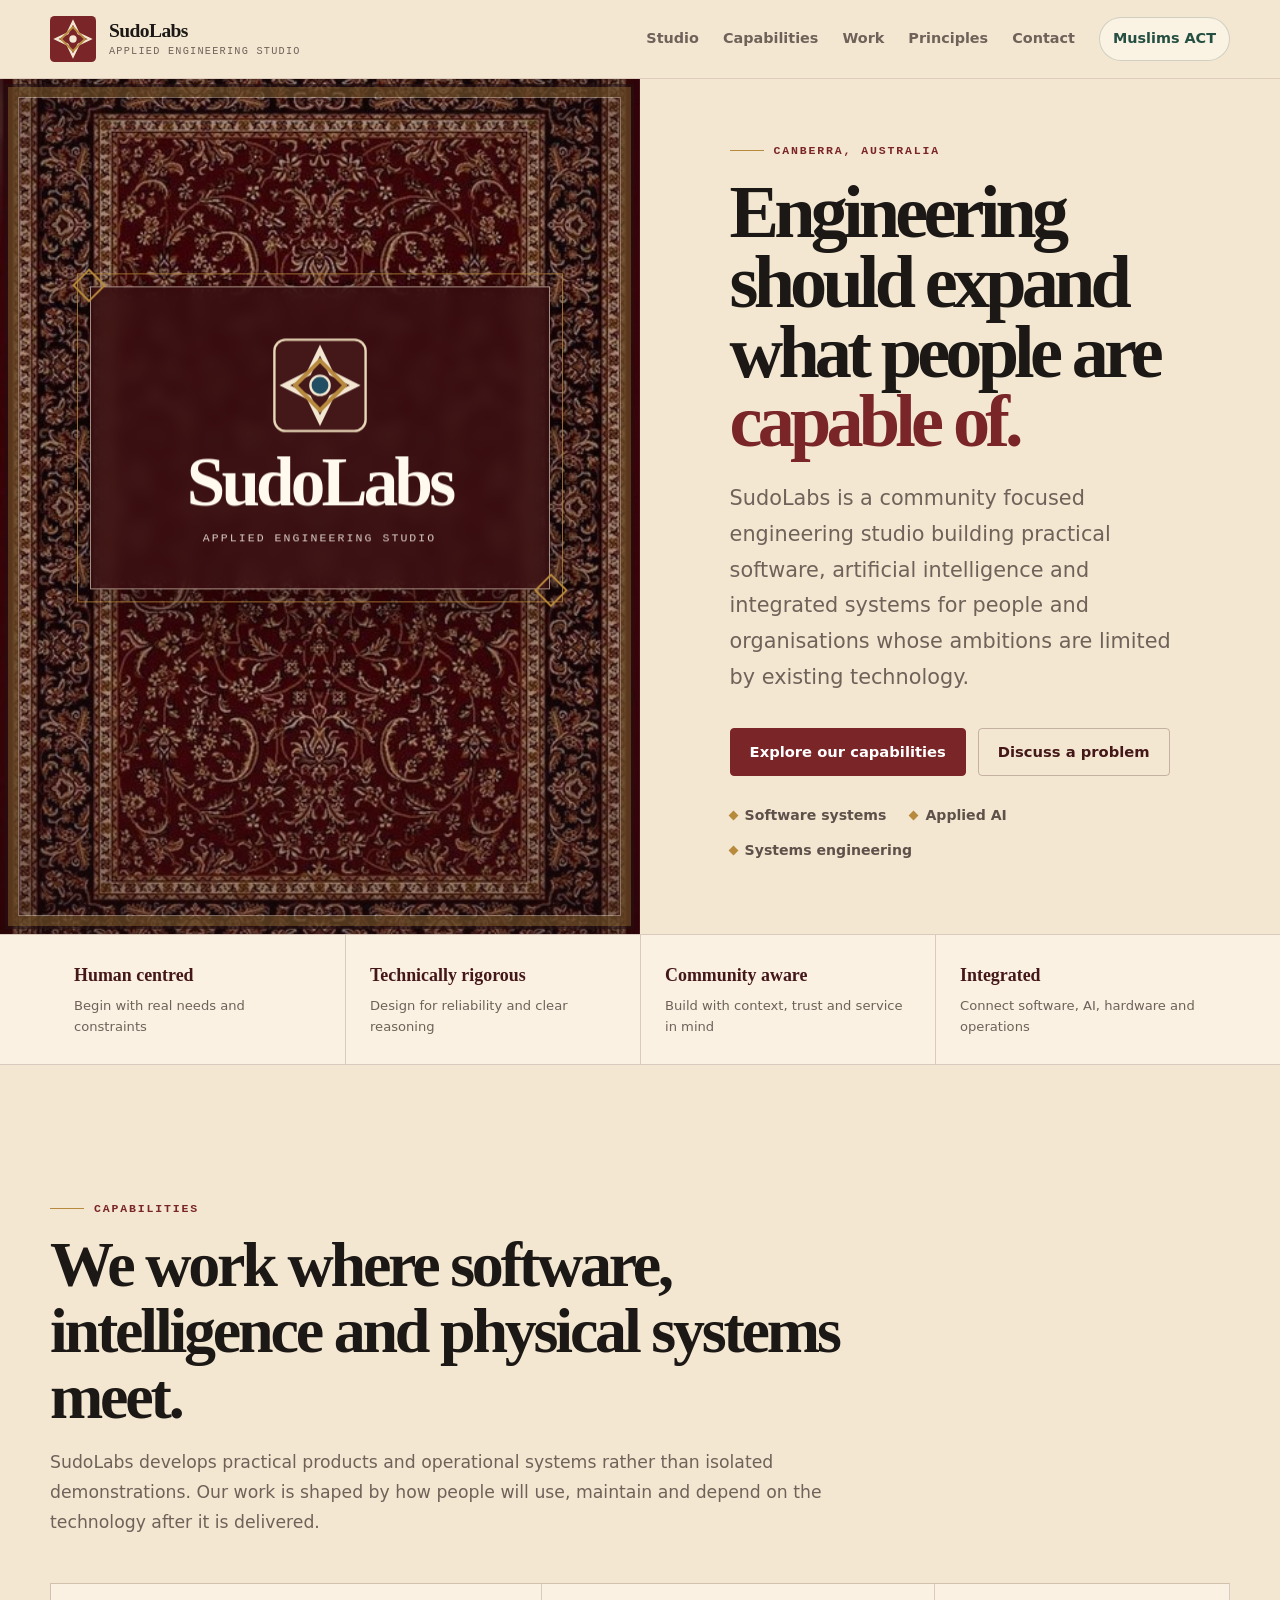
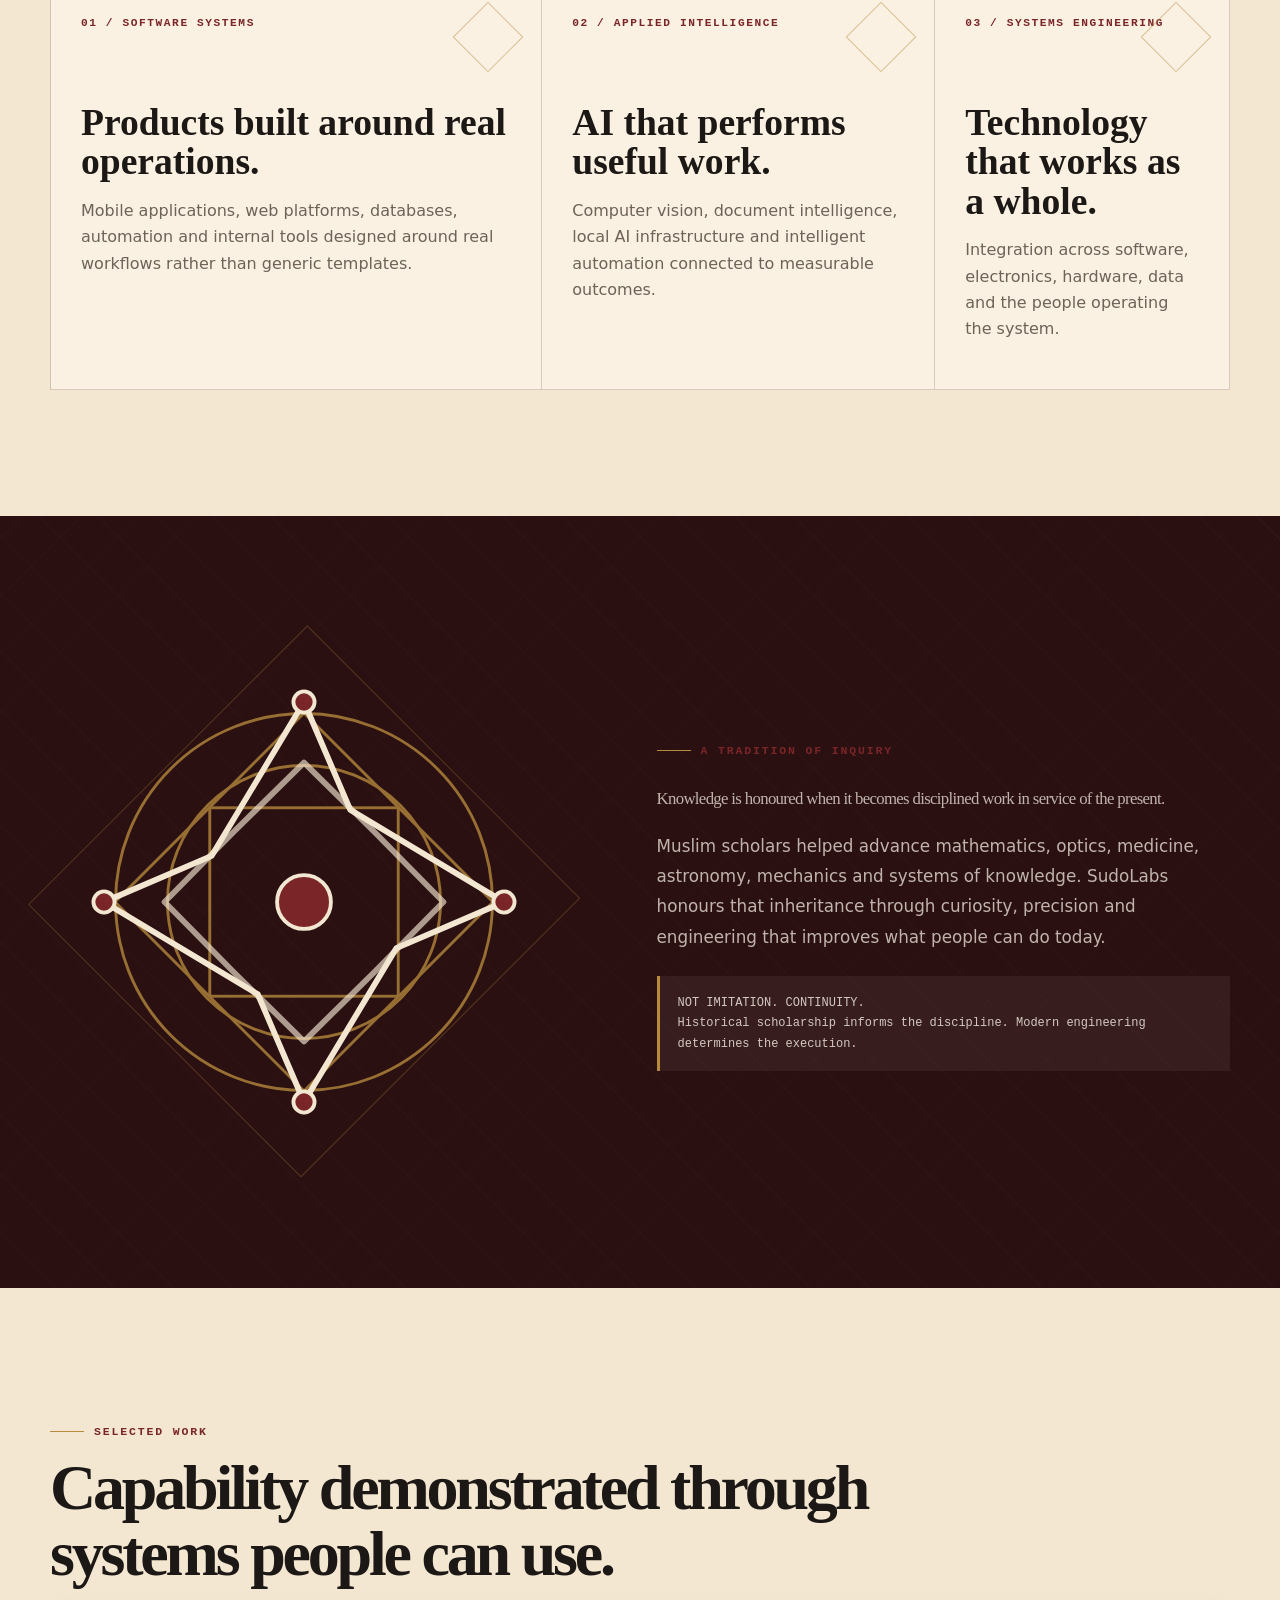
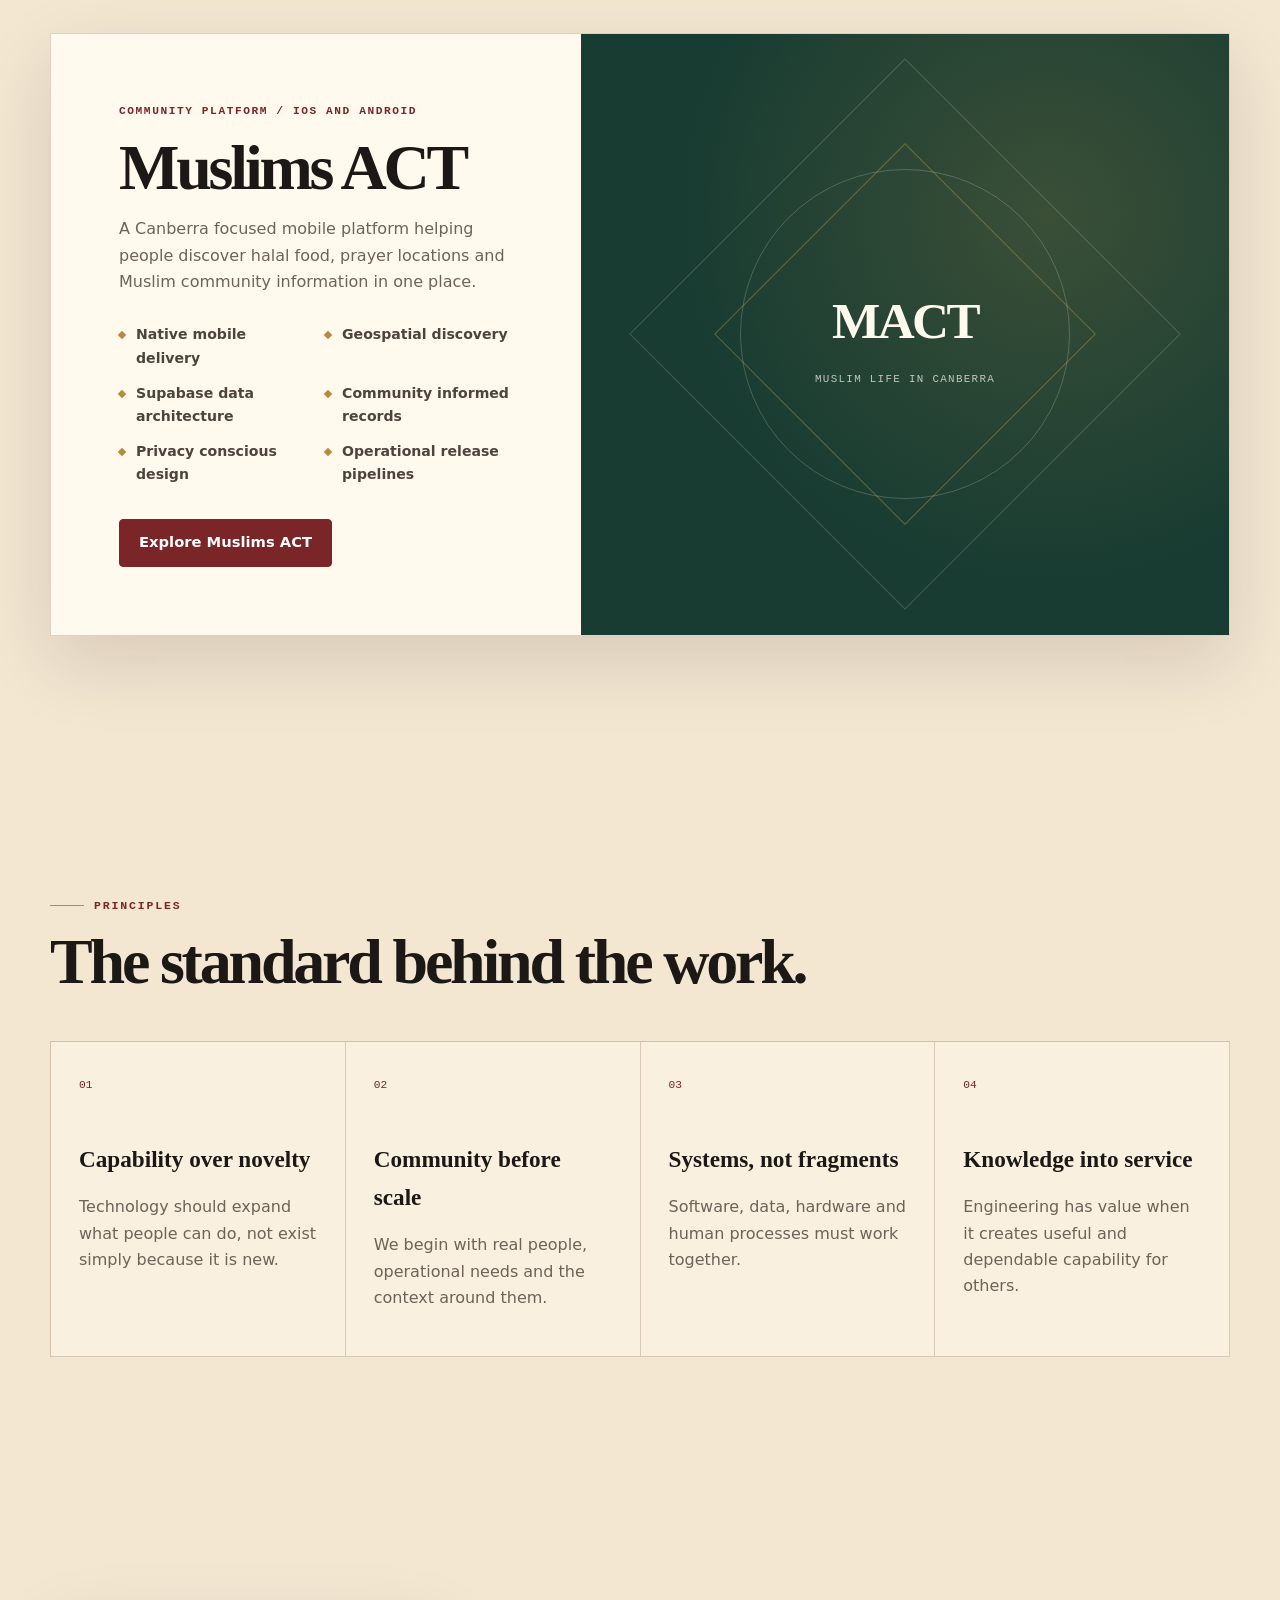
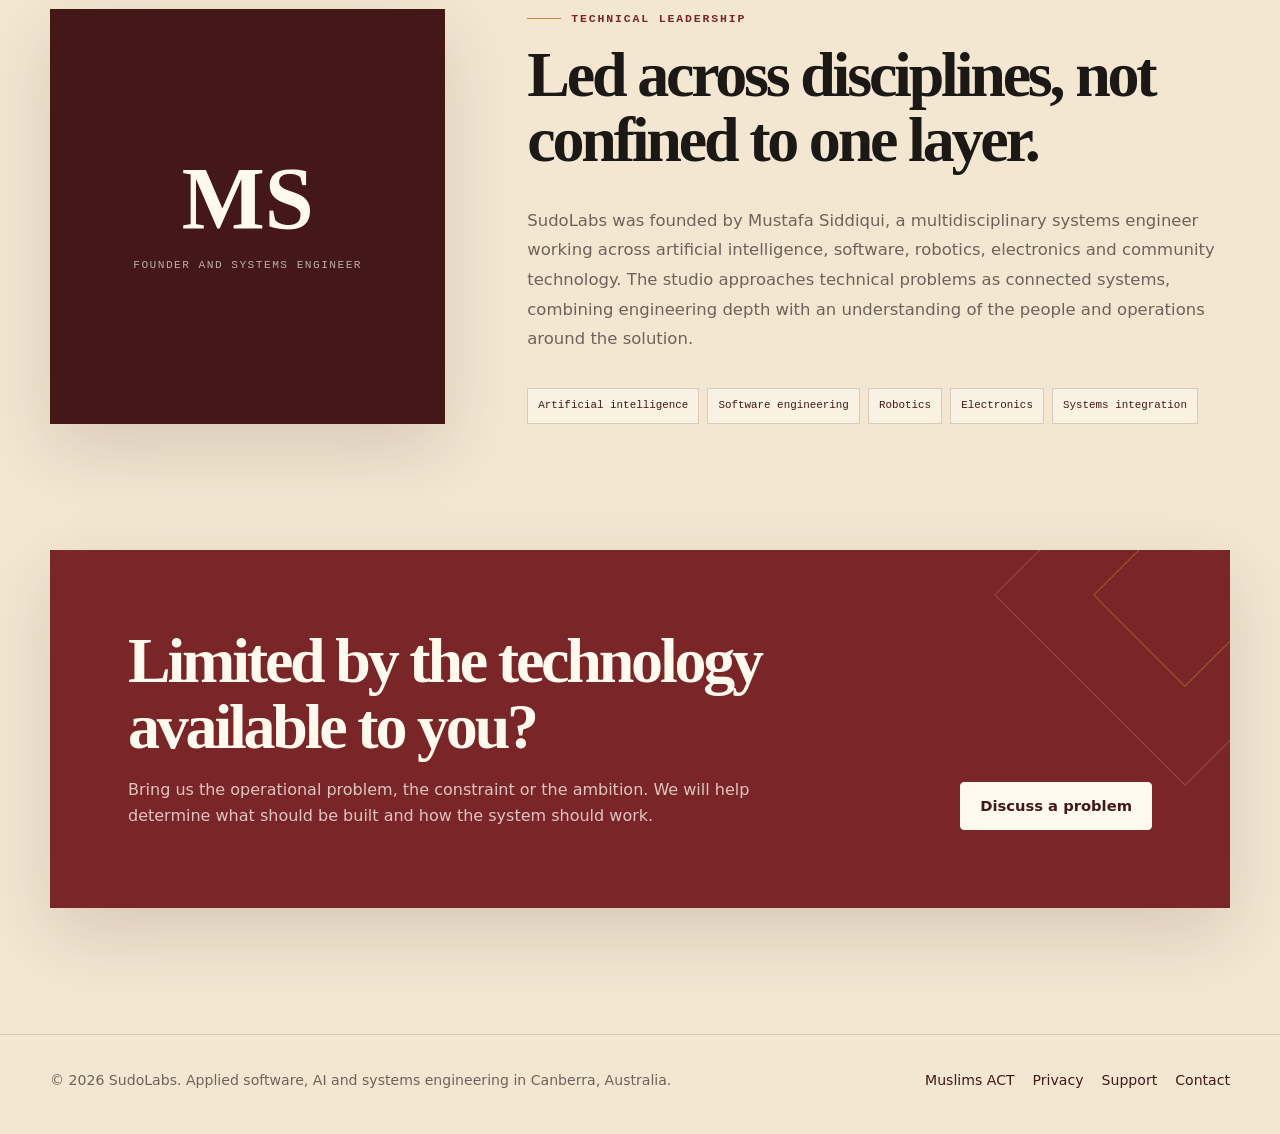
<file: index.html>
<!doctype html>
<html lang="en-AU">
<head>
  <meta charset="utf-8">
  <meta name="viewport" content="width=device-width, initial-scale=1">
  <meta name="theme-color" content="#441719">
  <title>SudoLabs | Community focused engineering studio</title>
  <meta name="description" content="SudoLabs is a Canberra engineering studio building practical software, AI and systems that expand what people and communities are capable of.">
  <link rel="stylesheet" href="/sudolabs.css">
  <link rel="stylesheet" href="/sudolabs-hero-v2.css">
</head>
<body class="studio-page">
  <header class="studio-header">
    <div class="studio-shell studio-nav">
      <a class="studio-brand" href="/" aria-label="SudoLabs home">
        <svg class="studio-mark" viewBox="0 0 100 100" role="img" aria-label="SudoLabs geometric mark">
          <rect width="100" height="100" rx="10" fill="#7a2528"/>
          <path d="M50 13 62 38 87 50 62 62 50 87 38 62 13 50 38 38Z" fill="none" stroke="#f3e7d2" stroke-width="5"/>
          <path d="M50 24 76 50 50 76 24 50Z" fill="none" stroke="#b78a3d" stroke-width="4"/>
          <circle cx="50" cy="50" r="8" fill="#f3e7d2"/>
        </svg>
        <span class="studio-brand-copy">
          <strong>SudoLabs</strong>
          <small>Applied engineering studio</small>
        </span>
      </a>

      <nav class="studio-links" aria-label="Main navigation">
        <a href="#studio">Studio</a>
        <a href="#capabilities">Capabilities</a>
        <a href="#work">Work</a>
        <a href="#principles">Principles</a>
        <a href="#contact">Contact</a>
        <a class="mact-link" href="/mact/">Muslims ACT</a>
      </nav>
    </div>
  </header>

  <main>
    <section class="studio-hero" id="studio">
      <div class="studio-hero-grid">
        <div class="carpet-side" aria-label="SudoLabs geometric carpet identity">
          <svg class="carpet-pattern" viewBox="0 0 900 900" preserveAspectRatio="xMidYMid slice" aria-hidden="true">
            <defs>
              <pattern id="smallRosette" width="120" height="120" patternUnits="userSpaceOnUse">
                <g fill="none" stroke="#e8d7b8" stroke-width="2.2" opacity="0.34">
                  <circle cx="60" cy="60" r="31"/>
                  <rect x="38" y="38" width="44" height="44" transform="rotate(45 60 60)"/>
                  <path d="M60 20 69 51 100 60 69 69 60 100 51 69 20 60 51 51Z"/>
                </g>
                <circle cx="60" cy="60" r="4" fill="#b78a3d" opacity="0.6"/>
              </pattern>
              <radialGradient id="carpetGlow" cx="50%" cy="45%" r="62%">
                <stop offset="0" stop-color="#9a3538"/>
                <stop offset="0.62" stop-color="#6d2023"/>
                <stop offset="1" stop-color="#3a1113"/>
              </radialGradient>
            </defs>

            <rect width="900" height="900" fill="url(#carpetGlow)"/>
            <rect width="900" height="900" fill="url(#smallRosette)" opacity="0.72"/>

            <g fill="none" stroke-linejoin="round">
              <rect x="28" y="28" width="844" height="844" stroke="#e8d7b8" stroke-width="3" opacity="0.72"/>
              <rect x="52" y="52" width="796" height="796" stroke="#b78a3d" stroke-width="6" opacity="0.88"/>
              <rect x="82" y="82" width="736" height="736" stroke="#e8d7b8" stroke-width="2" opacity="0.5"/>
              <rect x="109" y="109" width="682" height="682" stroke="#214e63" stroke-width="10" opacity="0.72"/>
              <rect x="126" y="126" width="648" height="648" stroke="#e8d7b8" stroke-width="3" opacity="0.58"/>
            </g>

            <g transform="translate(450 450)">
              <g fill="none" stroke="#e8d7b8" stroke-width="8" opacity="0.95">
                <path d="M0 -250 64 -155 177 -177 155 -64 250 0 155 64 177 177 64 155 0 250 -64 155 -177 177 -155 64 -250 0 -155 -64 -177 -177 -64 -155Z"/>
                <path d="M0 -182 47 -112 128 -128 112 -47 182 0 112 47 128 128 47 112 0 182 -47 112 -128 128 -112 47 -182 0 -112 -47 -128 -128 -47 -112Z" opacity="0.7"/>
              </g>
              <g fill="none" stroke="#b78a3d" stroke-width="6">
                <rect x="-162" y="-162" width="324" height="324" transform="rotate(45)"/>
                <circle r="128" opacity="0.85"/>
              </g>
              <circle r="74" fill="#441719" stroke="#e8d7b8" stroke-width="5"/>
              <path d="M0 -54 15 -15 54 0 15 15 0 54 -15 15 -54 0 -15 -15Z" fill="#b78a3d"/>
              <circle r="14" fill="#214e63" stroke="#e8d7b8" stroke-width="3"/>
            </g>

            <g fill="#b78a3d" opacity="0.88">
              <path d="M105 105 132 158 185 185 132 212 105 265 78 212 25 185 78 158Z"/>
              <path d="M795 105 822 158 875 185 822 212 795 265 768 212 715 185 768 158Z"/>
              <path d="M105 635 132 688 185 715 132 742 105 795 78 742 25 715 78 688Z"/>
              <path d="M795 635 822 688 875 715 822 742 795 795 768 742 715 715 768 688Z"/>
            </g>
          </svg>

          <div class="carpet-overlay" aria-hidden="true"></div>

          <div class="hero-brand-lockup">
            <svg class="hero-brand-mark" viewBox="0 0 120 120" role="img" aria-label="SudoLabs logo">
              <rect x="3" y="3" width="114" height="114" rx="14" fill="#441719" stroke="#e8d7b8" stroke-width="3"/>
              <path d="M60 16 74 45 104 60 74 75 60 104 46 75 16 60 46 45Z" fill="none" stroke="#f3e7d2" stroke-width="6"/>
              <path d="M60 29 91 60 60 91 29 60Z" fill="none" stroke="#b78a3d" stroke-width="5"/>
              <circle cx="60" cy="60" r="12" fill="#214e63" stroke="#f3e7d2" stroke-width="3"/>
            </svg>
            <h2>SudoLabs</h2>
            <p>Applied engineering studio</p>
          </div>
        </div>

        <div class="hero-copy-side">
          <div class="hero-copy-inner">
            <div class="studio-kicker">Canberra, Australia</div>
            <h1>Engineering should expand what people are <em>capable of.</em></h1>
            <p class="studio-lead">
              SudoLabs is a community focused engineering studio building practical software,
              artificial intelligence and integrated systems for people and organisations whose
              ambitions are limited by existing technology.
            </p>

            <div class="studio-actions">
              <a class="studio-button" href="#capabilities">Explore our capabilities</a>
              <a class="studio-button secondary" href="mailto:sudolabs@outlook.com.au?subject=SudoLabs%20project%20enquiry">Discuss a problem</a>
            </div>

            <div class="studio-proof" aria-label="SudoLabs areas of practice">
              <span>Software systems</span>
              <span>Applied AI</span>
              <span>Systems engineering</span>
            </div>
          </div>
        </div>
      </div>
    </section>

    <section class="studio-band" aria-label="SudoLabs commitments">
      <div class="studio-shell studio-band-grid">
        <div class="studio-band-item"><strong>Human centred</strong><span>Begin with real needs and constraints</span></div>
        <div class="studio-band-item"><strong>Technically rigorous</strong><span>Design for reliability and clear reasoning</span></div>
        <div class="studio-band-item"><strong>Community aware</strong><span>Build with context, trust and service in mind</span></div>
        <div class="studio-band-item"><strong>Integrated</strong><span>Connect software, AI, hardware and operations</span></div>
      </div>
    </section>

    <section class="studio-section" id="capabilities">
      <div class="studio-shell">
        <div class="studio-section-head">
          <div class="studio-kicker">Capabilities</div>
          <h2 class="studio-section-title">We work where software, intelligence and physical systems meet.</h2>
          <p class="studio-section-copy">
            SudoLabs develops practical products and operational systems rather than isolated demonstrations.
            Our work is shaped by how people will use, maintain and depend on the technology after it is delivered.
          </p>
        </div>

        <div class="capability-grid">
          <article class="capability-card">
            <div class="capability-code">01 / Software systems</div>
            <h3>Products built around real operations.</h3>
            <p>Mobile applications, web platforms, databases, automation and internal tools designed around real workflows rather than generic templates.</p>
          </article>

          <article class="capability-card">
            <div class="capability-code">02 / Applied intelligence</div>
            <h3>AI that performs useful work.</h3>
            <p>Computer vision, document intelligence, local AI infrastructure and intelligent automation connected to measurable outcomes.</p>
          </article>

          <article class="capability-card">
            <div class="capability-code">03 / Systems engineering</div>
            <h3>Technology that works as a whole.</h3>
            <p>Integration across software, electronics, hardware, data and the people operating the system.</p>
          </article>
        </div>
      </div>
    </section>

    <section class="studio-section dark">
      <div class="studio-shell heritage-grid">
        <div class="heritage-art" aria-label="Geometric construction inspired by mathematical scholarship">
          <svg viewBox="0 0 520 520" aria-hidden="true">
            <g fill="none" stroke="#b78a3d" stroke-width="3" opacity="0.78">
              <circle cx="260" cy="260" r="196"/>
              <circle cx="260" cy="260" r="142"/>
              <rect x="121" y="121" width="278" height="278" transform="rotate(45 260 260)"/>
              <rect x="162" y="162" width="196" height="196"/>
            </g>
            <g fill="none" stroke="#f3e7d2" stroke-width="6" stroke-linejoin="round">
              <path d="M260 52 308 164 468 260 356 308 260 468 212 356 52 260 164 212Z"/>
              <path d="M260 115 333 187 405 260 333 333 260 405 187 333 115 260 187 187Z" opacity="0.65"/>
            </g>
            <g fill="#7a2528" stroke="#f3e7d2" stroke-width="4">
              <circle cx="260" cy="260" r="28"/>
              <circle cx="260" cy="52" r="11"/>
              <circle cx="468" cy="260" r="11"/>
              <circle cx="260" cy="468" r="11"/>
              <circle cx="52" cy="260" r="11"/>
            </g>
          </svg>
        </div>

        <div class="heritage-copy">
          <div class="studio-kicker">A tradition of inquiry</div>
          <blockquote>
            <p class="studio-quote">Knowledge is honoured when it becomes disciplined work in service of the present.</p>
          </blockquote>
          <p>
            Muslim scholars helped advance mathematics, optics, medicine, astronomy, mechanics and systems of knowledge.
            SudoLabs honours that inheritance through curiosity, precision and engineering that improves what people can do today.
          </p>
          <div class="heritage-note">NOT IMITATION. CONTINUITY.<br>Historical scholarship informs the discipline. Modern engineering determines the execution.</div>
        </div>
      </div>
    </section>

    <section class="studio-section" id="work">
      <div class="studio-shell">
        <div class="studio-section-head">
          <div class="studio-kicker">Selected work</div>
          <h2 class="studio-section-title">Capability demonstrated through systems people can use.</h2>
        </div>

        <article class="case-study">
          <div class="case-study-copy">
            <div class="case-study-tag">Community platform / iOS and Android</div>
            <h3>Muslims ACT</h3>
            <p>
              A Canberra focused mobile platform helping people discover halal food, prayer locations and Muslim community information in one place.
            </p>
            <ul class="case-study-list">
              <li>Native mobile delivery</li>
              <li>Geospatial discovery</li>
              <li>Supabase data architecture</li>
              <li>Community informed records</li>
              <li>Privacy conscious design</li>
              <li>Operational release pipelines</li>
            </ul>
            <div class="studio-actions">
              <a class="studio-button" href="/mact/">Explore Muslims ACT</a>
            </div>
          </div>

          <div class="case-study-visual">
            <div class="mact-medallion">
              <div>
                <strong>MACT</strong>
                <span>Muslim life in Canberra</span>
              </div>
            </div>
          </div>
        </article>
      </div>
    </section>

    <section class="studio-section" id="principles">
      <div class="studio-shell">
        <div class="studio-section-head">
          <div class="studio-kicker">Principles</div>
          <h2 class="studio-section-title">The standard behind the work.</h2>
        </div>

        <div class="principles-grid">
          <article class="principle-card">
            <span>01</span>
            <h3>Capability over novelty</h3>
            <p>Technology should expand what people can do, not exist simply because it is new.</p>
          </article>
          <article class="principle-card">
            <span>02</span>
            <h3>Community before scale</h3>
            <p>We begin with real people, operational needs and the context around them.</p>
          </article>
          <article class="principle-card">
            <span>03</span>
            <h3>Systems, not fragments</h3>
            <p>Software, data, hardware and human processes must work together.</p>
          </article>
          <article class="principle-card">
            <span>04</span>
            <h3>Knowledge into service</h3>
            <p>Engineering has value when it creates useful and dependable capability for others.</p>
          </article>
        </div>
      </div>
    </section>

    <section class="studio-section">
      <div class="studio-shell founder-grid">
        <div class="founder-badge">
          <div>
            <strong>MS</strong>
            <span>Founder and systems engineer</span>
          </div>
        </div>

        <div class="founder-copy">
          <div class="studio-kicker">Technical leadership</div>
          <h2>Led across disciplines, not confined to one layer.</h2>
          <p>
            SudoLabs was founded by Mustafa Siddiqui, a multidisciplinary systems engineer working across artificial intelligence,
            software, robotics, electronics and community technology. The studio approaches technical problems as connected systems,
            combining engineering depth with an understanding of the people and operations around the solution.
          </p>
          <div class="founder-disciplines" aria-label="Founder disciplines">
            <span>Artificial intelligence</span>
            <span>Software engineering</span>
            <span>Robotics</span>
            <span>Electronics</span>
            <span>Systems integration</span>
          </div>
        </div>
      </div>
    </section>

    <section class="studio-cta-wrap" id="contact">
      <div class="studio-shell">
        <div class="studio-cta">
          <div class="studio-cta-content">
            <div>
              <h2>Limited by the technology available to you?</h2>
              <p>Bring us the operational problem, the constraint or the ambition. We will help determine what should be built and how the system should work.</p>
            </div>
            <a class="studio-button" href="mailto:sudolabs@outlook.com.au?subject=SudoLabs%20project%20enquiry">Discuss a problem</a>
          </div>
        </div>
      </div>
    </section>
  </main>

  <footer class="studio-footer">
    <div class="studio-shell studio-footer-row">
      <span>© 2026 SudoLabs. Applied software, AI and systems engineering in Canberra, Australia.</span>
      <span class="studio-footer-links">
        <a href="/mact/">Muslims ACT</a>
        <a href="/mact/privacy/">Privacy</a>
        <a href="/mact/support/">Support</a>
        <a href="mailto:sudolabs@outlook.com.au">Contact</a>
      </span>
    </div>
  </footer>
</body>
</html>
</file>
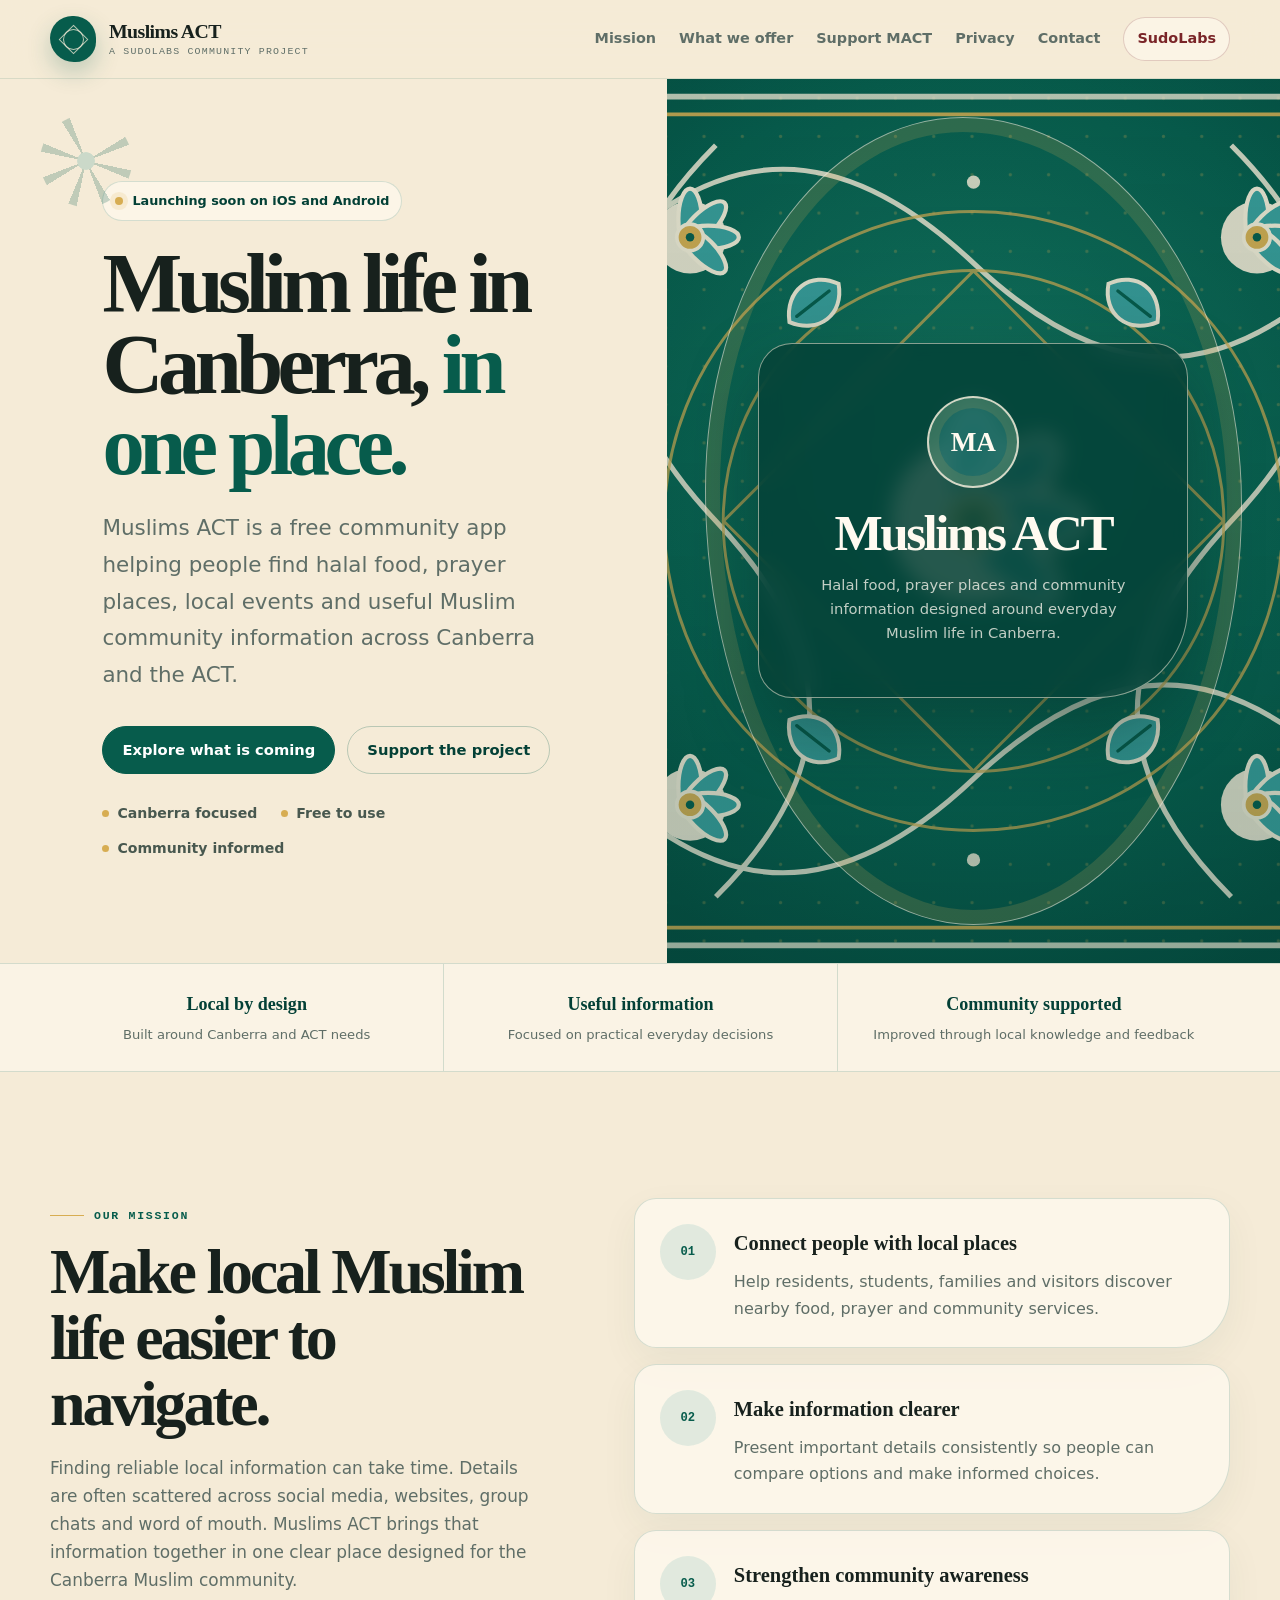
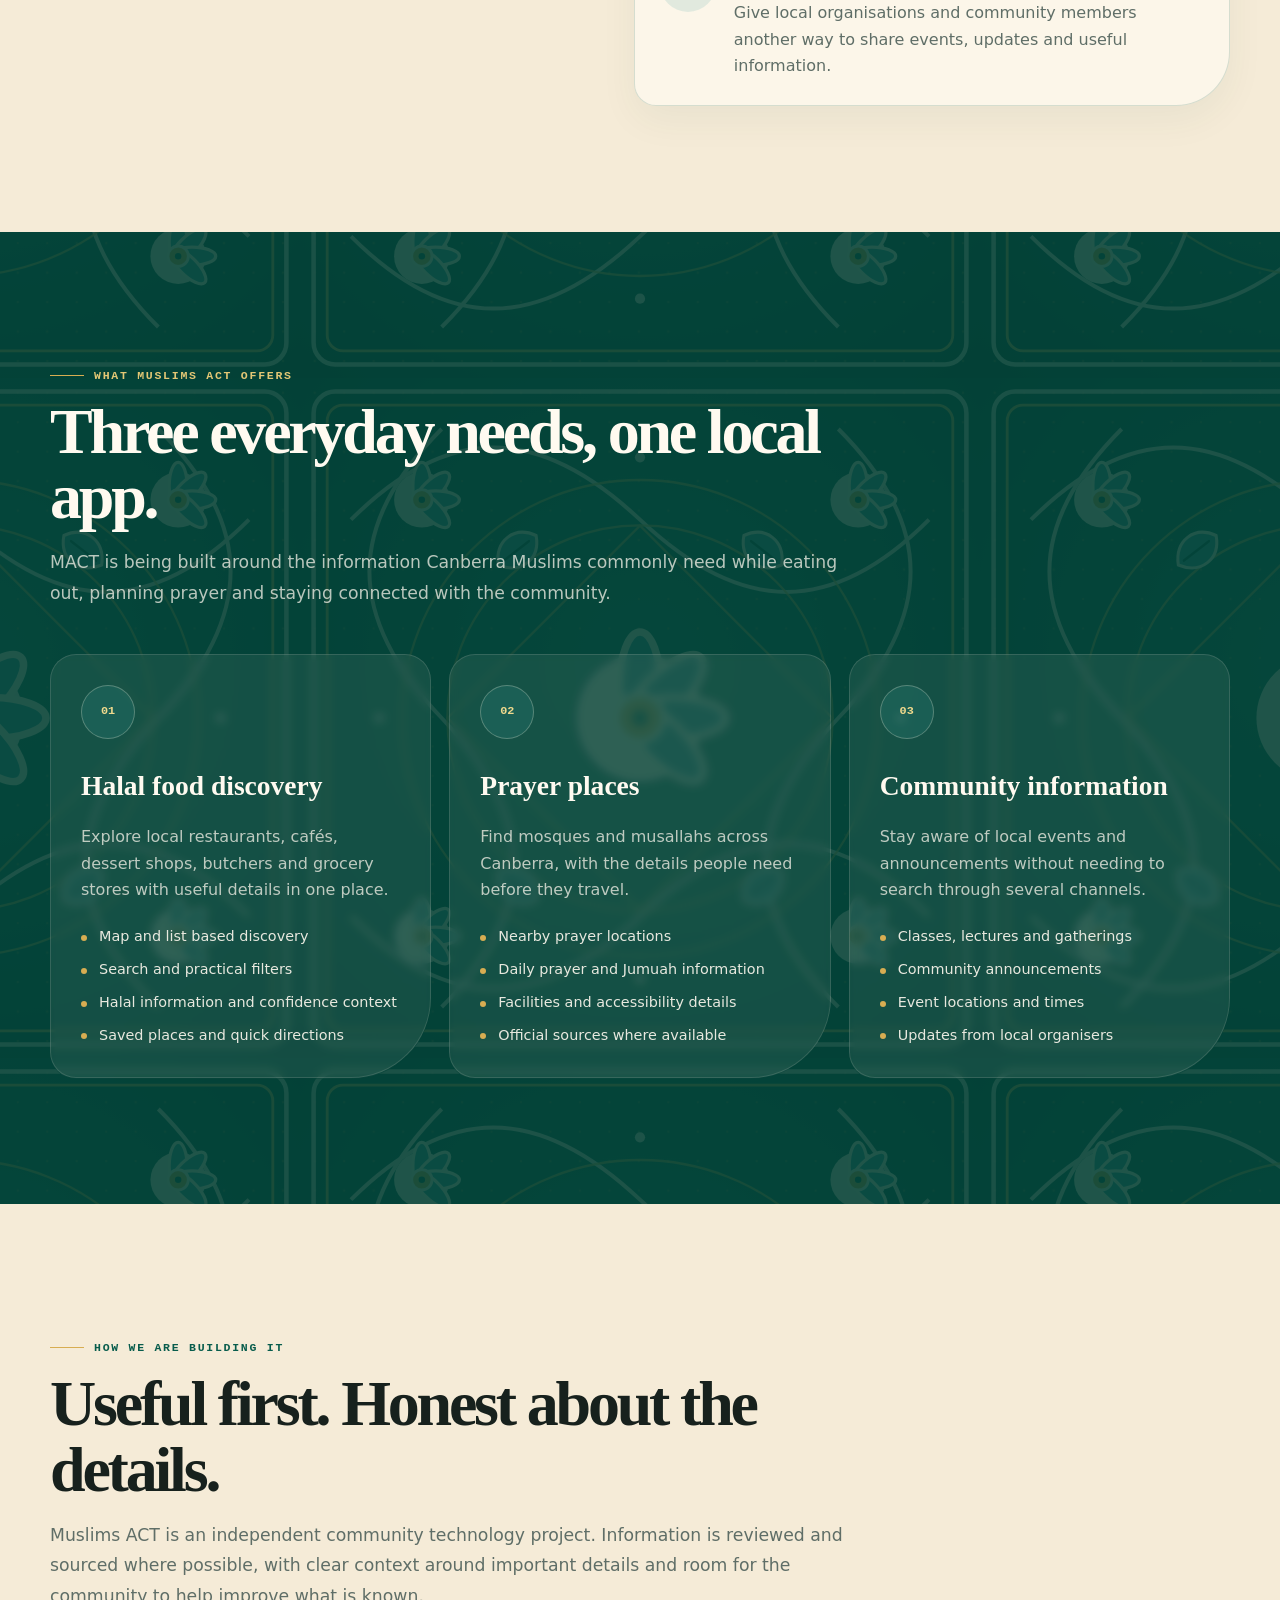
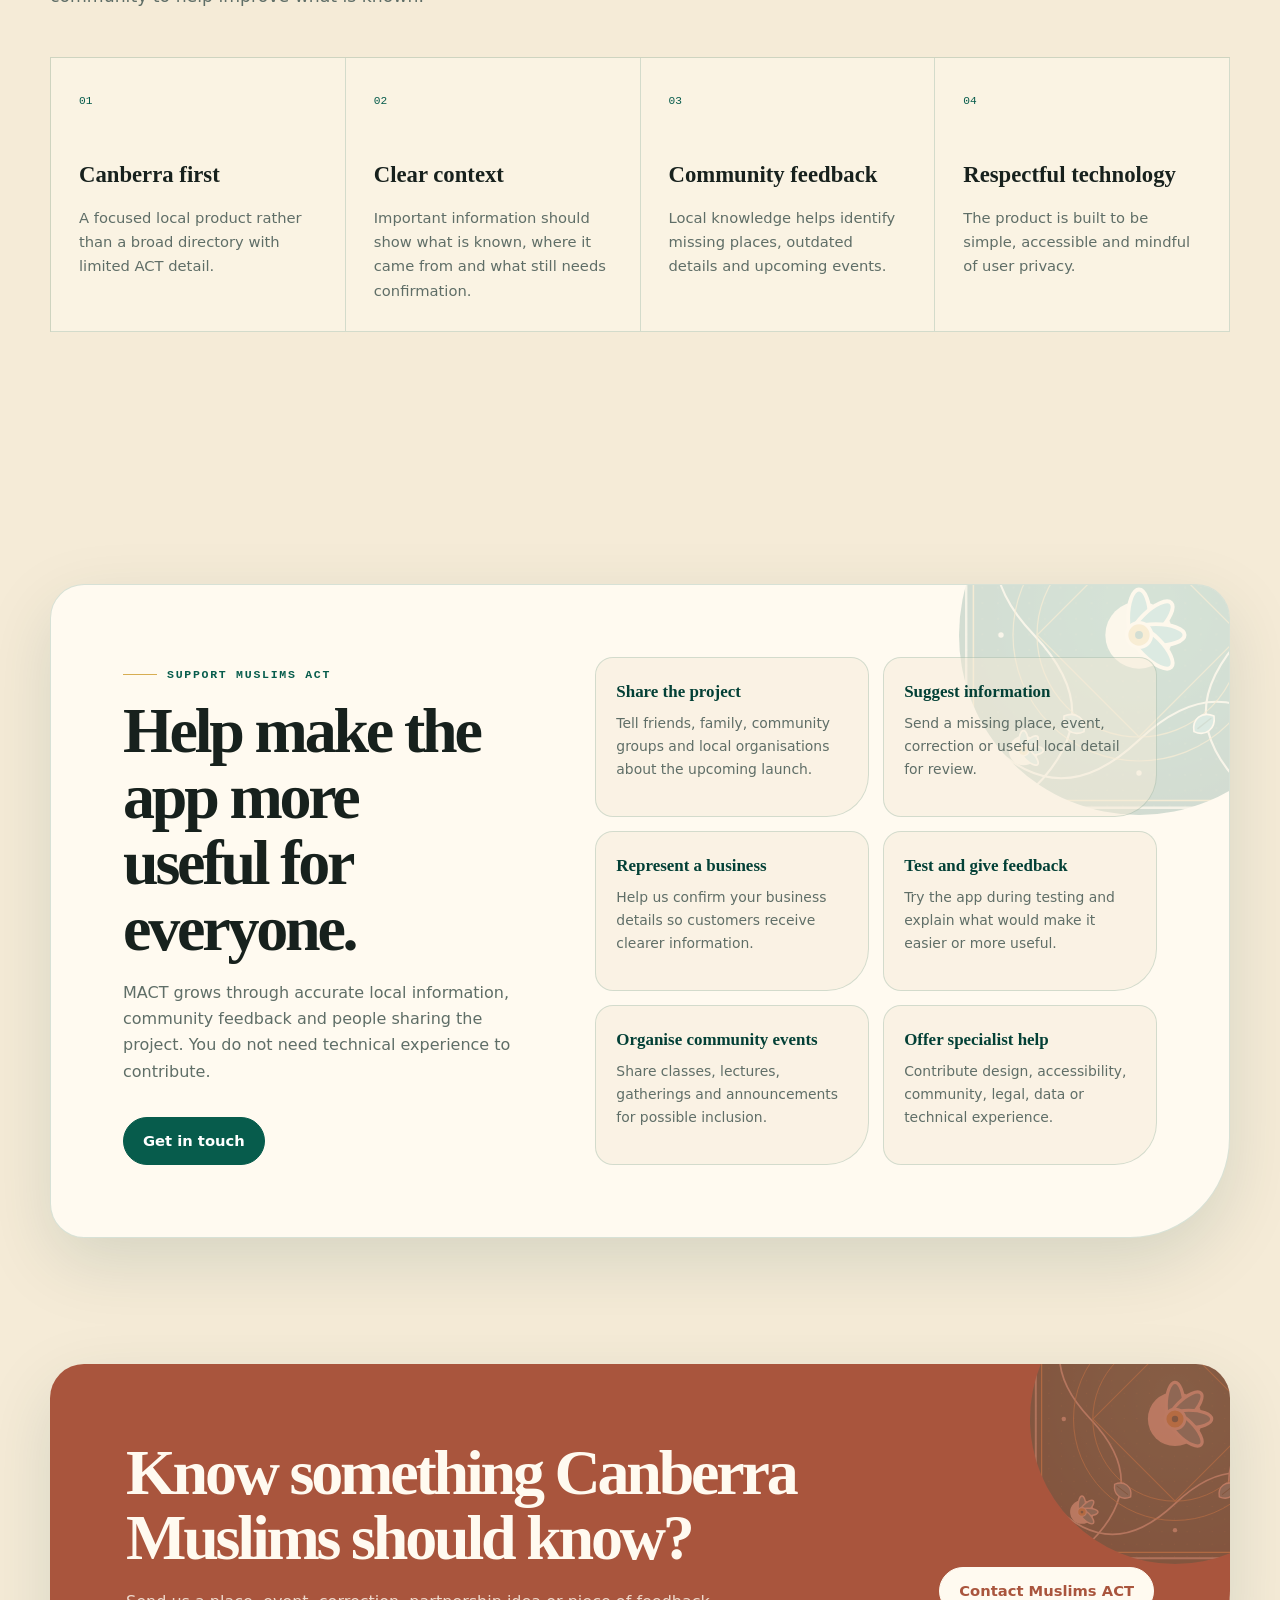
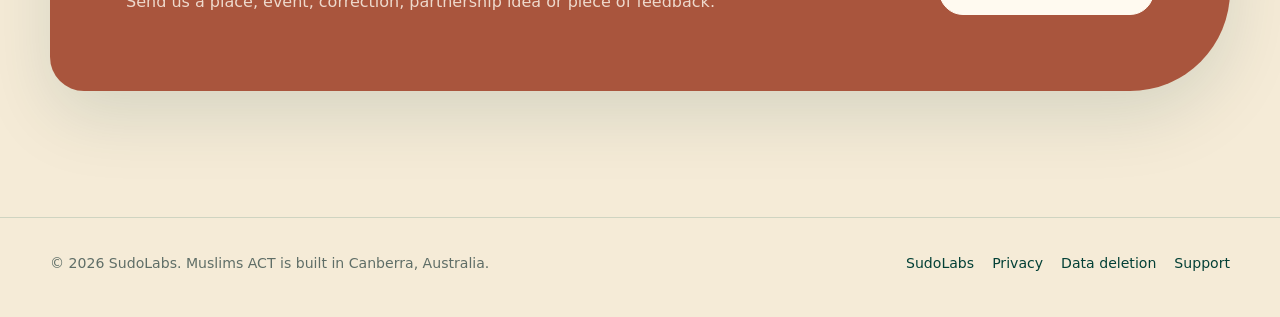
<file: mact/index.html>
<!doctype html>
<html lang="en-AU">
<head>
  <meta charset="utf-8">
  <meta name="viewport" content="width=device-width, initial-scale=1">
  <meta name="theme-color" content="#075c4c">
  <title>Muslims ACT | Muslim life in Canberra, in one place</title>
  <meta name="description" content="Muslims ACT is a free community app helping people discover halal food, prayer places, events and Muslim community information across Canberra and the ACT.">
  <link rel="stylesheet" href="/mact/mact.css">
</head>
<body class="mact-page">
  <header class="mact-header">
    <div class="mact-shell mact-nav">
      <a class="mact-brand" href="/mact/" aria-label="Muslims ACT home">
        <span class="mact-brand-mark" aria-hidden="true"></span>
        <span class="mact-brand-copy">
          <strong>Muslims ACT</strong>
          <small>A SudoLabs community project</small>
        </span>
      </a>

      <nav class="mact-links" aria-label="Muslims ACT navigation">
        <a href="#mission">Mission</a>
        <a href="#offer">What we offer</a>
        <a href="#support">Support MACT</a>
        <a href="/mact/privacy/">Privacy</a>
        <a href="mailto:sudolabs@outlook.com.au?subject=Muslims%20ACT%20enquiry">Contact</a>
        <a class="studio-link" href="/">SudoLabs</a>
      </nav>
    </div>
  </header>

  <main>
    <section class="mact-hero">
      <div class="mact-hero-grid">
        <div class="mact-hero-copy">
          <div class="mact-hero-inner">
            <div class="mact-launch">Launching soon on iOS and Android</div>
            <h1>Muslim life in Canberra, <em>in one place.</em></h1>
            <p class="mact-lead">
              Muslims ACT is a free community app helping people find halal food, prayer places,
              local events and useful Muslim community information across Canberra and the ACT.
            </p>

            <div class="mact-actions">
              <a class="mact-button" href="#offer">Explore what is coming</a>
              <a class="mact-button secondary" href="#support">Support the project</a>
            </div>

            <div class="mact-proof" aria-label="Muslims ACT highlights">
              <span>Canberra focused</span>
              <span>Free to use</span>
              <span>Community informed</span>
            </div>
          </div>
        </div>

        <div class="mact-hero-art" aria-label="Muslims ACT floral identity">
          <div class="mact-app-card">
            <div class="mact-app-mark">MA</div>
            <strong>Muslims ACT</strong>
            <p>Halal food, prayer places and community information designed around everyday Muslim life in Canberra.</p>
          </div>
        </div>
      </div>
    </section>

    <section class="mact-band" aria-label="Project commitments">
      <div class="mact-shell mact-band-grid">
        <div class="mact-band-item">
          <strong>Local by design</strong>
          <span>Built around Canberra and ACT needs</span>
        </div>
        <div class="mact-band-item">
          <strong>Useful information</strong>
          <span>Focused on practical everyday decisions</span>
        </div>
        <div class="mact-band-item">
          <strong>Community supported</strong>
          <span>Improved through local knowledge and feedback</span>
        </div>
      </div>
    </section>

    <section class="mact-section" id="mission">
      <div class="mact-shell mission-grid">
        <div class="mission-intro">
          <div class="mact-kicker">Our mission</div>
          <h2>Make local Muslim life easier to navigate.</h2>
          <p>
            Finding reliable local information can take time. Details are often scattered across
            social media, websites, group chats and word of mouth. Muslims ACT brings that information
            together in one clear place designed for the Canberra Muslim community.
          </p>
        </div>

        <div class="mission-list">
          <article class="mission-card">
            <span class="mission-number">01</span>
            <div>
              <h3>Connect people with local places</h3>
              <p>Help residents, students, families and visitors discover nearby food, prayer and community services.</p>
            </div>
          </article>

          <article class="mission-card">
            <span class="mission-number">02</span>
            <div>
              <h3>Make information clearer</h3>
              <p>Present important details consistently so people can compare options and make informed choices.</p>
            </div>
          </article>

          <article class="mission-card">
            <span class="mission-number">03</span>
            <div>
              <h3>Strengthen community awareness</h3>
              <p>Give local organisations and community members another way to share events, updates and useful information.</p>
            </div>
          </article>
        </div>
      </div>
    </section>

    <section class="mact-section offer-section" id="offer">
      <div class="mact-shell">
        <div class="mact-section-head">
          <div class="mact-kicker">What Muslims ACT offers</div>
          <h2 class="mact-section-title">Three everyday needs, one local app.</h2>
          <p class="mact-section-copy">
            MACT is being built around the information Canberra Muslims commonly need while eating out,
            planning prayer and staying connected with the community.
          </p>
        </div>

        <div class="offer-grid">
          <article class="offer-card">
            <div class="offer-icon">01</div>
            <h3>Halal food discovery</h3>
            <p>Explore local restaurants, cafés, dessert shops, butchers and grocery stores with useful details in one place.</p>
            <ul class="offer-list">
              <li>Map and list based discovery</li>
              <li>Search and practical filters</li>
              <li>Halal information and confidence context</li>
              <li>Saved places and quick directions</li>
            </ul>
          </article>

          <article class="offer-card">
            <div class="offer-icon">02</div>
            <h3>Prayer places</h3>
            <p>Find mosques and musallahs across Canberra, with the details people need before they travel.</p>
            <ul class="offer-list">
              <li>Nearby prayer locations</li>
              <li>Daily prayer and Jumuah information</li>
              <li>Facilities and accessibility details</li>
              <li>Official sources where available</li>
            </ul>
          </article>

          <article class="offer-card">
            <div class="offer-icon">03</div>
            <h3>Community information</h3>
            <p>Stay aware of local events and announcements without needing to search through several channels.</p>
            <ul class="offer-list">
              <li>Classes, lectures and gatherings</li>
              <li>Community announcements</li>
              <li>Event locations and times</li>
              <li>Updates from local organisers</li>
            </ul>
          </article>
        </div>
      </div>
    </section>

    <section class="mact-section">
      <div class="mact-shell">
        <div class="mact-section-head">
          <div class="mact-kicker">How we are building it</div>
          <h2 class="mact-section-title">Useful first. Honest about the details.</h2>
          <p class="mact-section-copy">
            Muslims ACT is an independent community technology project. Information is reviewed and sourced where possible,
            with clear context around important details and room for the community to help improve what is known.
          </p>
        </div>

        <div class="values-grid">
          <article class="value-card">
            <span>01</span>
            <h3>Canberra first</h3>
            <p>A focused local product rather than a broad directory with limited ACT detail.</p>
          </article>

          <article class="value-card">
            <span>02</span>
            <h3>Clear context</h3>
            <p>Important information should show what is known, where it came from and what still needs confirmation.</p>
          </article>

          <article class="value-card">
            <span>03</span>
            <h3>Community feedback</h3>
            <p>Local knowledge helps identify missing places, outdated details and upcoming events.</p>
          </article>

          <article class="value-card">
            <span>04</span>
            <h3>Respectful technology</h3>
            <p>The product is built to be simple, accessible and mindful of user privacy.</p>
          </article>
        </div>
      </div>
    </section>

    <section class="mact-section" id="support">
      <div class="mact-shell">
        <div class="support-panel">
          <div class="support-grid">
            <div class="support-copy">
              <div class="mact-kicker">Support Muslims ACT</div>
              <h2>Help make the app more useful for everyone.</h2>
              <p>
                MACT grows through accurate local information, community feedback and people sharing the project.
                You do not need technical experience to contribute.
              </p>
              <div class="mact-actions">
                <a class="mact-button" href="mailto:sudolabs@outlook.com.au?subject=Supporting%20Muslims%20ACT">Get in touch</a>
              </div>
            </div>

            <div class="support-options">
              <div class="support-option">
                <strong>Share the project</strong>
                <span>Tell friends, family, community groups and local organisations about the upcoming launch.</span>
              </div>

              <div class="support-option">
                <strong>Suggest information</strong>
                <span>Send a missing place, event, correction or useful local detail for review.</span>
              </div>

              <div class="support-option">
                <strong>Represent a business</strong>
                <span>Help us confirm your business details so customers receive clearer information.</span>
              </div>

              <div class="support-option">
                <strong>Test and give feedback</strong>
                <span>Try the app during testing and explain what would make it easier or more useful.</span>
              </div>

              <div class="support-option">
                <strong>Organise community events</strong>
                <span>Share classes, lectures, gatherings and announcements for possible inclusion.</span>
              </div>

              <div class="support-option">
                <strong>Offer specialist help</strong>
                <span>Contribute design, accessibility, community, legal, data or technical experience.</span>
              </div>
            </div>
          </div>
        </div>
      </div>
    </section>

    <section class="mact-cta-wrap">
      <div class="mact-shell">
        <div class="mact-cta">
          <div class="mact-cta-inner">
            <div>
              <h2>Know something Canberra Muslims should know?</h2>
              <p>Send us a place, event, correction, partnership idea or piece of feedback.</p>
            </div>
            <a class="mact-button" href="mailto:sudolabs@outlook.com.au?subject=Muslims%20ACT%20community%20information">Contact Muslims ACT</a>
          </div>
        </div>
      </div>
    </section>
  </main>

  <footer class="mact-footer">
    <div class="mact-shell mact-footer-row">
      <span>© 2026 SudoLabs. Muslims ACT is built in Canberra, Australia.</span>
      <span class="mact-footer-links">
        <a href="/">SudoLabs</a>
        <a href="/mact/privacy/">Privacy</a>
        <a href="/mact/data-deletion/">Data deletion</a>
        <a href="/mact/support/">Support</a>
      </span>
    </div>
  </footer>
</body>
</html>
</file>
<file: sudolabs.css>
:root{--studio-red:#7a2528;--studio-red-dark:#441719;--studio-red-deep:#2b1012;--studio-cream:#f3e7d2;--studio-paper:#fff9ee;--studio-ink:#1c1815;--studio-muted:#6f6259;--studio-gold:#b78a3d;--studio-lapis:#214e63;--studio-line:rgba(68,23,25,.18);--studio-shadow:0 26px 70px rgba(48,21,18,.14);--studio-serif:"Iowan Old Style","Palatino Linotype","Book Antiqua",Palatino,Georgia,serif;--studio-sans:Inter,ui-sans-serif,system-ui,-apple-system,BlinkMacSystemFont,"Segoe UI",sans-serif;--studio-mono:"SFMono-Regular",Consolas,"Liberation Mono",Menlo,monospace}
*,*::before,*::after{box-sizing:border-box}
html{scroll-behavior:smooth;overscroll-behavior-y:none;background:var(--studio-cream)}
body.studio-page{margin:0;min-height:100%;overflow-x:clip;overscroll-behavior:none;background:var(--studio-cream);color:var(--studio-ink);font-family:var(--studio-sans);line-height:1.65}
body.studio-page::before{content:"";position:fixed;inset:0;z-index:-3;pointer-events:none;background:linear-gradient(rgba(255,249,238,.5),rgba(255,249,238,.5)),repeating-linear-gradient(45deg,transparent 0 34px,rgba(122,37,40,.022) 34px 35px),repeating-linear-gradient(-45deg,transparent 0 34px,rgba(33,78,99,.016) 34px 35px),var(--studio-cream)}
img,svg{display:block;max-width:100%}a{-webkit-tap-highlight-color:transparent}.studio-shell{width:min(1180px,calc(100% - 44px));margin:0 auto}
.studio-header{position:sticky;top:0;z-index:50;border-bottom:1px solid rgba(68,23,25,.13);background:rgba(243,231,210,.93);backdrop-filter:blur(18px)}
.studio-nav{min-height:78px;display:flex;align-items:center;justify-content:space-between;gap:28px}.studio-brand{display:inline-flex;align-items:center;gap:13px;color:var(--studio-ink);text-decoration:none}.studio-mark{width:46px;height:46px;flex:0 0 46px}.studio-brand-copy{display:grid;line-height:1.02}.studio-brand-copy strong{font-family:var(--studio-serif);font-size:1.22rem;letter-spacing:-.03em}.studio-brand-copy small{margin-top:5px;color:var(--studio-muted);font-family:var(--studio-mono);font-size:.64rem;letter-spacing:.12em;text-transform:uppercase}
.studio-links{display:flex;align-items:center;gap:24px}.studio-links a{position:relative;color:var(--studio-muted);font-size:.9rem;font-weight:750;text-decoration:none}.studio-links a::after{content:"";position:absolute;left:0;right:100%;bottom:-6px;height:1px;background:var(--studio-red);transition:right .18s ease}.studio-links a:hover,.studio-links a:focus-visible{color:var(--studio-red-dark)}.studio-links a:hover::after,.studio-links a:focus-visible::after{right:0}.studio-links .mact-link{padding:9px 13px;border:1px solid rgba(36,79,66,.2);border-radius:999px;color:#244f42;background:rgba(255,249,238,.58)}.studio-links .mact-link::after{display:none}
.studio-hero{padding:0;overflow:hidden;background:var(--studio-cream)}.studio-hero::before{display:none}.studio-hero-grid{display:grid;grid-template-columns:minmax(0,1fr) minmax(0,1fr);min-height:calc(100svh - 78px);gap:0}
.carpet-side{position:relative;min-height:calc(100svh - 78px);overflow:hidden;display:grid;place-items:center;border-right:1px solid rgba(68,23,25,.16);background:var(--studio-red-dark);isolation:isolate}.carpet-pattern{position:absolute;inset:0;width:100%;height:100%;max-width:none}.carpet-overlay{position:absolute;inset:0;z-index:1;pointer-events:none;background:linear-gradient(90deg,rgba(43,16,18,.14),transparent 25%,transparent 75%,rgba(43,16,18,.2)),radial-gradient(circle at center,transparent 0 28%,rgba(43,16,18,.12) 70%,rgba(43,16,18,.38) 100%)}
.hero-brand-lockup{position:relative;z-index:2;width:min(72%,520px);padding:clamp(28px,5vw,56px);border:1px solid rgba(243,231,210,.55);outline:1px solid rgba(183,138,61,.72);outline-offset:11px;background:rgba(68,23,25,.88);color:var(--studio-paper);text-align:center;box-shadow:0 32px 70px rgba(22,5,6,.35);backdrop-filter:blur(4px)}.hero-brand-lockup::before,.hero-brand-lockup::after{content:"";position:absolute;width:26px;height:26px;border:2px solid var(--studio-gold);transform:rotate(45deg)}.hero-brand-lockup::before{top:-14px;left:-14px}.hero-brand-lockup::after{right:-14px;bottom:-14px}.hero-brand-mark{width:108px;height:108px;margin:0 auto 20px}.hero-brand-lockup h2{margin:0;font-family:var(--studio-serif);font-size:clamp(3rem,6vw,5.7rem);font-weight:620;line-height:.95;letter-spacing:-.055em}.hero-brand-lockup p{margin:17px 0 0;color:rgba(255,249,238,.82);font-family:var(--studio-mono);font-size:.72rem;letter-spacing:.18em;text-transform:uppercase}
.hero-copy-side{min-height:calc(100svh - 78px);display:flex;align-items:center;background:var(--studio-cream)}.hero-copy-inner{width:min(100%,720px);padding:clamp(52px,8vw,108px)}
.studio-kicker{display:inline-flex;align-items:center;gap:10px;color:var(--studio-red);font-family:var(--studio-mono);font-size:.72rem;font-weight:700;letter-spacing:.16em;text-transform:uppercase}.studio-kicker::before{content:"";width:34px;height:1px;background:var(--studio-gold)}
.studio-hero h1,.studio-section-title,.studio-quote,.studio-cta h2,.founder-copy h2{font-family:var(--studio-serif)}.studio-hero h1{max-width:760px;margin:22px 0 24px;font-size:clamp(3.1rem,6.3vw,6.2rem);font-weight:650;line-height:.96;letter-spacing:-.065em}.studio-hero h1 em{color:var(--studio-red);font-style:normal}.studio-lead{max-width:690px;margin:0;color:var(--studio-muted);font-size:clamp(1.06rem,1.7vw,1.3rem);line-height:1.72}
.studio-actions{display:flex;flex-wrap:wrap;gap:12px;margin-top:32px}.studio-button{display:inline-flex;align-items:center;justify-content:center;min-height:48px;padding:0 19px;border:1px solid var(--studio-red);border-radius:4px;background:var(--studio-red);color:#fff;font-size:.92rem;font-weight:800;text-decoration:none;transition:transform .16s ease,background .16s ease,box-shadow .16s ease}.studio-button:hover,.studio-button:focus-visible{background:var(--studio-red-dark);color:#fff;transform:translateY(-2px);box-shadow:0 14px 30px rgba(68,23,25,.2)}.studio-button.secondary{border-color:rgba(68,23,25,.26);background:transparent;color:var(--studio-red-dark)}.studio-button.secondary:hover,.studio-button.secondary:focus-visible{border-color:var(--studio-red);background:rgba(122,37,40,.06);color:var(--studio-red-dark);box-shadow:none}
.studio-proof{display:flex;flex-wrap:wrap;gap:12px 24px;margin-top:28px;color:#5e514a;font-size:.88rem;font-weight:700}.studio-proof span{display:inline-flex;align-items:center;gap:8px}.studio-proof span::before{content:"";width:7px;height:7px;background:var(--studio-gold);transform:rotate(45deg)}
.geometry-stage,.geometry-panel,.geometry-caption{display:none}
.studio-band{border-top:1px solid var(--studio-line);border-bottom:1px solid var(--studio-line);background:rgba(255,249,238,.58)}.studio-band-grid{display:grid;grid-template-columns:repeat(4,1fr)}.studio-band-item{padding:26px 24px}.studio-band-item+.studio-band-item{border-left:1px solid var(--studio-line)}.studio-band-item strong,.studio-band-item span{display:block}.studio-band-item strong{color:var(--studio-red-dark);font-family:var(--studio-serif);font-size:1.12rem}.studio-band-item span{margin-top:4px;color:var(--studio-muted);font-size:.82rem}
.studio-section{padding:clamp(78px,10vw,126px) 0}.studio-section.dark{position:relative;overflow:hidden;background:var(--studio-red-deep);color:var(--studio-paper)}.studio-section.dark::before{content:"";position:absolute;inset:0;opacity:.22;background:repeating-linear-gradient(45deg,transparent 0 40px,rgba(255,249,238,.12) 40px 41px),repeating-linear-gradient(-45deg,transparent 0 40px,rgba(183,138,61,.12) 40px 41px)}.studio-section.dark>.studio-shell{position:relative;z-index:1}.studio-section-head{max-width:820px;margin-bottom:46px}.studio-section-title{margin:14px 0 17px;font-size:clamp(2.45rem,5vw,4.7rem);font-weight:620;line-height:1.03;letter-spacing:-.05em}.studio-section-copy{margin:0;color:var(--studio-muted);font-size:1.08rem;line-height:1.75}
.capability-grid{display:grid;grid-template-columns:repeat(12,1fr);border-top:1px solid var(--studio-line);border-left:1px solid var(--studio-line)}.capability-card{position:relative;min-height:300px;padding:30px;border-right:1px solid var(--studio-line);border-bottom:1px solid var(--studio-line);background:rgba(255,249,238,.58)}.capability-card:nth-child(1){grid-column:span 5}.capability-card:nth-child(2){grid-column:span 4}.capability-card:nth-child(3){grid-column:span 3}.capability-code,.case-study-tag{color:var(--studio-red);font-family:var(--studio-mono);font-size:.7rem;font-weight:700;letter-spacing:.14em;text-transform:uppercase}.capability-card h3{margin:70px 0 14px;font-family:var(--studio-serif);font-size:clamp(1.65rem,3vw,2.35rem);line-height:1.05}.capability-card p,.case-study-copy>p,.principle-card p,.founder-copy p{color:var(--studio-muted)}.capability-card::after{content:"";position:absolute;top:28px;right:28px;width:50px;height:50px;border:1px solid rgba(183,138,61,.5);transform:rotate(45deg)}
.heritage-grid{display:grid;grid-template-columns:minmax(0,.94fr) minmax(0,1.06fr);align-items:center;gap:clamp(46px,8vw,98px)}.heritage-art{position:relative;min-height:520px;display:grid;place-items:center}.heritage-art svg{width:min(500px,100%)}.heritage-art::before{content:"";position:absolute;width:76%;height:76%;border:1px solid rgba(183,138,61,.3);transform:rotate(45deg)}.heritage-copy blockquote{margin:24px 0 0}.studio-quote{margin:0;color:var(--studio-paper);font-size:clamp(2rem,4.5vw,3.75rem);line-height:1.1;letter-spacing:-.04em}.heritage-copy p{color:rgba(255,249,238,.7);font-size:1.05rem;line-height:1.8}.heritage-note{margin-top:24px;padding:17px 18px;border-left:3px solid var(--studio-gold);background:rgba(255,249,238,.055);color:rgba(255,249,238,.78);font-family:var(--studio-mono);font-size:.75rem;line-height:1.7}
.case-study{display:grid;grid-template-columns:minmax(0,.9fr) minmax(0,1.1fr);border:1px solid var(--studio-line);background:var(--studio-paper);box-shadow:var(--studio-shadow)}.case-study-copy{padding:clamp(34px,6vw,68px)}.case-study h3{margin:16px 0;font-family:var(--studio-serif);font-size:clamp(2.25rem,5vw,4.2rem);line-height:1;letter-spacing:-.05em}.case-study-list{display:grid;grid-template-columns:repeat(2,1fr);gap:12px 18px;margin:28px 0 0;padding:0;list-style:none}.case-study-list li{position:relative;padding-left:17px;color:#4e433d;font-size:.88rem;font-weight:700}.case-study-list li::before{content:"";position:absolute;top:.65em;left:0;width:6px;height:6px;background:var(--studio-gold);transform:rotate(45deg)}.case-study-visual{position:relative;min-height:520px;overflow:hidden;display:grid;place-items:center;background:radial-gradient(circle at 72% 30%,rgba(197,154,74,.2),transparent 23rem),#183c32}.case-study-visual::before,.case-study-visual::after{content:"";position:absolute;width:390px;height:390px;border:1px solid rgba(255,249,238,.17);transform:rotate(45deg)}.case-study-visual::after{width:270px;height:270px;border-color:rgba(197,154,74,.42)}.mact-medallion{position:relative;z-index:2;width:min(330px,72%);aspect-ratio:1;display:grid;place-items:center;border:1px solid rgba(255,249,238,.2);border-radius:50%;color:var(--studio-paper);text-align:center}.mact-medallion strong{display:block;font-family:var(--studio-serif);font-size:clamp(2.2rem,4vw,3.8rem);letter-spacing:-.05em}.mact-medallion span{display:block;margin-top:8px;color:rgba(255,249,238,.72);font-family:var(--studio-mono);font-size:.68rem;letter-spacing:.12em;text-transform:uppercase}
.principles-grid{display:grid;grid-template-columns:repeat(4,1fr);border-top:1px solid var(--studio-line);border-left:1px solid var(--studio-line)}.principle-card{min-height:250px;padding:28px;border-right:1px solid var(--studio-line);border-bottom:1px solid var(--studio-line);background:rgba(255,249,238,.5)}.principle-card span{color:var(--studio-red);font-family:var(--studio-mono);font-size:.7rem}.principle-card h3{margin:44px 0 12px;font-family:var(--studio-serif);font-size:1.45rem}
.founder-grid{display:grid;grid-template-columns:minmax(0,.72fr) minmax(0,1.28fr);gap:clamp(36px,7vw,82px);align-items:stretch}.founder-badge{min-height:360px;display:grid;place-items:center;border:1px solid var(--studio-line);background:var(--studio-red-dark);color:var(--studio-paper);text-align:center;box-shadow:var(--studio-shadow)}.founder-badge strong{display:block;font-family:var(--studio-serif);font-size:clamp(3rem,7vw,5.5rem);line-height:.9}.founder-badge span{display:block;margin-top:18px;color:rgba(255,249,238,.66);font-family:var(--studio-mono);font-size:.7rem;letter-spacing:.13em;text-transform:uppercase}.founder-copy{display:flex;flex-direction:column;justify-content:center}.founder-copy h2{margin:14px 0 17px;font-size:clamp(2.35rem,5vw,4.1rem);line-height:1.02;letter-spacing:-.05em}.founder-copy p{font-size:1.03rem;line-height:1.8}.founder-disciplines{display:flex;flex-wrap:wrap;gap:8px;margin-top:18px}.founder-disciplines span{padding:8px 10px;border:1px solid var(--studio-line);color:var(--studio-red-dark);background:rgba(255,249,238,.54);font-family:var(--studio-mono);font-size:.68rem}
.studio-cta-wrap{padding:0 0 clamp(84px,10vw,126px)}.studio-cta{position:relative;overflow:hidden;padding:clamp(38px,7vw,78px);background:var(--studio-red);color:var(--studio-paper);box-shadow:var(--studio-shadow)}.studio-cta::before,.studio-cta::after{content:"";position:absolute;right:-90px;top:-90px;width:270px;height:270px;border:1px solid rgba(255,249,238,.18);transform:rotate(45deg)}.studio-cta::after{right:-20px;top:-20px;width:130px;height:130px;border-color:rgba(183,138,61,.52)}.studio-cta-content{position:relative;z-index:1;display:flex;align-items:end;justify-content:space-between;gap:36px}.studio-cta h2{max-width:720px;margin:0;font-size:clamp(2.45rem,5vw,4.5rem);line-height:1.02;letter-spacing:-.05em}.studio-cta p{max-width:660px;margin:18px 0 0;color:rgba(255,249,238,.76)}.studio-cta .studio-button{flex:0 0 auto;border-color:var(--studio-paper);background:var(--studio-paper);color:var(--studio-red-dark)}
.studio-footer{padding:34px 0 42px;border-top:1px solid rgba(68,23,25,.16);color:var(--studio-muted);font-size:.88rem}.studio-footer-row{display:flex;align-items:center;justify-content:space-between;flex-wrap:wrap;gap:18px}.studio-footer-links{display:flex;flex-wrap:wrap;gap:18px}.studio-footer a{color:var(--studio-red-dark);text-decoration:none}
@media(prefers-reduced-motion:no-preference){.carpet-pattern{animation:carpet-breathe 18s ease-in-out infinite alternate}@keyframes carpet-breathe{from{transform:scale(1.01)}to{transform:scale(1.045)}}}
@media(max-width:1020px){.studio-hero-grid,.heritage-grid,.case-study,.founder-grid{grid-template-columns:1fr}.studio-hero-grid{min-height:auto}.carpet-side,.hero-copy-side{min-height:620px}.hero-copy-side{border-top:1px solid var(--studio-line)}.capability-card:nth-child(1),.capability-card:nth-child(2),.capability-card:nth-child(3){grid-column:span 12}.principles-grid,.studio-band-grid{grid-template-columns:repeat(2,1fr)}.studio-band-item:nth-child(3){border-left:0;border-top:1px solid var(--studio-line)}.studio-band-item:nth-child(4){border-top:1px solid var(--studio-line)}}
@media(max-width:760px){.studio-shell{width:min(100% - 28px,1180px)}.studio-header{position:static}.studio-links{display:none}.carpet-side{min-height:520px}.hero-copy-side{min-height:auto}.hero-copy-inner{padding:52px 24px 64px}.hero-brand-lockup{width:min(78%,420px)}.studio-hero h1{font-size:clamp(3rem,15vw,4.8rem)}.studio-band-grid,.principles-grid,.case-study-list{grid-template-columns:1fr}.studio-band-item+.studio-band-item{border-left:0;border-top:1px solid var(--studio-line)}.studio-cta-content{align-items:flex-start;flex-direction:column}.case-study-visual{min-height:410px}}
</file>
<file: sudolabs-hero-v2.css>
/* SudoLabs hero image controls
   To change the carpet, upload your image to /assets/ and update only the URL below. */

:root {
  --hero-carpet-image: url('/assets/rugs.jpg');
}

.studio-hero-grid {
  min-height: calc(100svh - 78px);
  align-items: stretch;
}

.carpet-side {
  position: relative;
  min-height: calc(100svh - 78px);
  display: block;
  overflow: hidden;
  isolation: isolate;
  background-color: #441719;
  background-image:
    linear-gradient(rgba(38, 11, 13, 0.12), rgba(38, 11, 13, 0.26)),
    var(--hero-carpet-image);
  background-repeat: no-repeat;
  background-position: center;
  background-size: cover;
}

/* Hide the original generated SVG artwork from the HTML. */
.carpet-pattern,
.carpet-overlay {
  display: none;
}

.carpet-side::before {
  content: "";
  position: absolute;
  inset: 0;
  z-index: 1;
  pointer-events: none;
  background: radial-gradient(circle at center, transparent 0 35%, rgba(31, 7, 9, 0.18) 74%, rgba(22, 5, 7, 0.38) 100%);
}

.carpet-side::after {
  content: "";
  position: absolute;
  inset: 18px;
  z-index: 2;
  pointer-events: none;
  border: 1px solid rgba(243, 231, 210, 0.42);
  box-shadow:
    0 0 0 10px rgba(183, 138, 61, 0.34),
    0 0 0 13px rgba(36, 17, 18, 0.58);
}

.hero-brand-lockup {
  position: absolute;
  top: 42%;
  left: 50%;
  z-index: 5;
  width: min(72%, 560px);
  padding: clamp(30px, 4.5vw, 50px) clamp(24px, 4vw, 48px) clamp(26px, 4vw, 42px);
  transform: translate(-50%, -50%);
  border: 1px solid rgba(243, 231, 210, 0.58);
  outline: 1px solid rgba(183, 138, 61, 0.78);
  outline-offset: 12px;
  background: rgba(55, 12, 16, 0.78);
  box-shadow: 0 32px 70px rgba(18, 4, 6, 0.46);
  backdrop-filter: blur(8px);
}

.hero-brand-lockup::before,
.hero-brand-lockup::after {
  width: 24px;
  height: 24px;
}

.hero-brand-mark {
  width: 96px;
  height: 96px;
  margin-bottom: 16px;
}

.hero-brand-lockup h2 {
  font-size: clamp(3rem, 5.4vw, 5.2rem);
}

.hero-brand-lockup p {
  margin-top: 15px;
  line-height: 1.45;
}

.hero-copy-side {
  align-items: flex-start;
  min-height: calc(100svh - 78px);
}

.hero-copy-inner {
  width: min(100%, 720px);
  margin: 0 auto;
  padding: clamp(48px, 6vh, 70px) clamp(44px, 7vw, 96px) clamp(70px, 8vh, 100px);
}

.studio-hero h1 {
  margin-top: 18px;
  font-size: clamp(3.2rem, 5.8vw, 5.8rem);
  line-height: 0.94;
}

.studio-lead {
  max-width: 610px;
}

@media (max-width: 1100px) {
  .hero-brand-lockup {
    top: 41%;
    width: min(78%, 520px);
  }

  .hero-copy-inner {
    padding: 48px 44px 76px;
  }

  .studio-hero h1 {
    font-size: clamp(3.05rem, 6.2vw, 5.25rem);
  }
}

@media (max-width: 900px) {
  .studio-hero-grid {
    grid-template-columns: 1fr;
  }

  .carpet-side {
    min-height: 650px;
  }

  .hero-brand-lockup {
    top: 44%;
    width: min(76%, 520px);
  }

  .hero-copy-side {
    min-height: auto;
  }

  .hero-copy-inner {
    padding: 52px 28px 68px;
  }
}

@media (max-width: 560px) {
  .carpet-side {
    min-height: 560px;
  }

  .carpet-side::after {
    inset: 10px;
    box-shadow:
      0 0 0 7px rgba(183, 138, 61, 0.34),
      0 0 0 9px rgba(36, 17, 18, 0.58);
  }

  .hero-brand-lockup {
    top: 43%;
    width: calc(100% - 82px);
    padding: 28px 18px 24px;
    outline-offset: 8px;
  }

  .hero-brand-mark {
    width: 80px;
    height: 80px;
  }

  .hero-brand-lockup h2 {
    font-size: clamp(2.8rem, 14vw, 4rem);
  }
}
</file>
<file: mact/mact.css>
:root {
  --mact-green: #075c4c;
  --mact-green-dark: #034036;
  --mact-green-soft: #0e7560;
  --mact-cream: #f5ebd7;
  --mact-paper: #fffaf0;
  --mact-turquoise: #3a9e9c;
  --mact-blue: #245f74;
  --mact-gold: #d7ad52;
  --mact-red: #a9553d;
  --mact-ink: #17211d;
  --mact-muted: #5f6e67;
  --mact-line: rgba(7, 92, 76, 0.16);
  --mact-shadow: 0 24px 70px rgba(3, 64, 54, 0.13);
  --mact-serif: "Iowan Old Style", "Palatino Linotype", "Book Antiqua", Palatino, Georgia, serif;
  --mact-sans: Inter, ui-sans-serif, system-ui, -apple-system, BlinkMacSystemFont, "Segoe UI", sans-serif;
  --mact-mono: "SFMono-Regular", Consolas, "Liberation Mono", Menlo, monospace;
  --mact-floral-image: url('/assets/mact-floral-placeholder.svg');
}

*, *::before, *::after {
  box-sizing: border-box;
}

html {
  scroll-behavior: smooth;
  overscroll-behavior-y: none;
  background: var(--mact-cream);
}

body.mact-page {
  margin: 0;
  overflow-x: clip;
  overscroll-behavior: none;
  background: var(--mact-cream);
  color: var(--mact-ink);
  font-family: var(--mact-sans);
  line-height: 1.65;
}

img,
svg {
  display: block;
  max-width: 100%;
}

.mact-shell {
  width: min(1180px, calc(100% - 44px));
  margin: 0 auto;
}

.mact-header {
  position: sticky;
  top: 0;
  z-index: 50;
  border-bottom: 1px solid rgba(7, 92, 76, 0.12);
  background: rgba(245, 235, 215, 0.93);
  backdrop-filter: blur(18px);
}

.mact-nav {
  min-height: 78px;
  display: flex;
  align-items: center;
  justify-content: space-between;
  gap: 28px;
}

.mact-brand {
  display: inline-flex;
  align-items: center;
  gap: 13px;
  color: var(--mact-ink);
  text-decoration: none;
}

.mact-brand-mark {
  position: relative;
  width: 46px;
  height: 46px;
  flex: 0 0 46px;
  display: grid;
  place-items: center;
  overflow: hidden;
  border-radius: 50% 50% 46% 54%;
  background: var(--mact-green);
  box-shadow: 0 10px 25px rgba(7, 92, 76, 0.24);
}

.mact-brand-mark::before,
.mact-brand-mark::after {
  content: "";
  position: absolute;
  width: 21px;
  height: 21px;
  border: 1px solid rgba(245, 235, 215, 0.75);
  border-radius: 50% 0 50% 0;
  transform: rotate(45deg);
}

.mact-brand-mark::after {
  transform: rotate(135deg);
}

.mact-brand-copy {
  display: grid;
  line-height: 1.02;
}

.mact-brand-copy strong {
  font-family: var(--mact-serif);
  font-size: 1.24rem;
  letter-spacing: -0.03em;
}

.mact-brand-copy small {
  margin-top: 5px;
  color: var(--mact-muted);
  font-family: var(--mact-mono);
  font-size: 0.62rem;
  letter-spacing: 0.12em;
  text-transform: uppercase;
}

.mact-links {
  display: flex;
  align-items: center;
  gap: 23px;
}

.mact-links a {
  color: var(--mact-muted);
  font-size: 0.9rem;
  font-weight: 750;
  text-decoration: none;
}

.mact-links a:hover,
.mact-links a:focus-visible {
  color: var(--mact-green);
}

.mact-links .studio-link {
  padding: 9px 13px;
  border: 1px solid rgba(122, 37, 40, 0.2);
  border-radius: 999px;
  color: #7a2528;
  background: rgba(255, 250, 240, 0.58);
}

.mact-hero {
  position: relative;
  overflow: hidden;
  min-height: calc(100svh - 78px);
  background: var(--mact-cream);
}

.mact-hero-grid {
  min-height: calc(100svh - 78px);
  display: grid;
  grid-template-columns: minmax(0, 1fr) minmax(380px, 0.92fr);
}

.mact-hero-copy {
  position: relative;
  z-index: 2;
  display: flex;
  align-items: center;
  padding: clamp(64px, 8vw, 112px) clamp(44px, 8vw, 110px);
  background: var(--mact-cream);
}

.mact-hero-copy::before {
  content: "";
  position: absolute;
  top: 36px;
  left: 40px;
  width: 92px;
  height: 92px;
  opacity: 0.22;
  background:
    radial-gradient(circle, var(--mact-turquoise) 0 13%, transparent 14%),
    conic-gradient(from 22.5deg, transparent 0 10%, var(--mact-green) 10% 13%, transparent 13% 22%, var(--mact-green) 22% 25%, transparent 25% 35%, var(--mact-green) 35% 38%, transparent 38% 47%, var(--mact-green) 47% 50%, transparent 50% 60%, var(--mact-green) 60% 63%, transparent 63% 72%, var(--mact-green) 72% 75%, transparent 75% 85%, var(--mact-green) 85% 88%, transparent 88%);
  border-radius: 50%;
}

.mact-hero-inner {
  width: min(100%, 760px);
  margin: 0 auto;
}

.mact-kicker {
  display: inline-flex;
  align-items: center;
  gap: 10px;
  color: var(--mact-green);
  font-family: var(--mact-mono);
  font-size: 0.72rem;
  font-weight: 700;
  letter-spacing: 0.15em;
  text-transform: uppercase;
}

.mact-kicker::before {
  content: "";
  width: 34px;
  height: 1px;
  background: var(--mact-gold);
}

.mact-launch {
  display: inline-flex;
  align-items: center;
  gap: 9px;
  margin-bottom: 22px;
  padding: 8px 12px;
  border: 1px solid rgba(7, 92, 76, 0.16);
  border-radius: 999px;
  background: rgba(255, 250, 240, 0.66);
  color: var(--mact-green-dark);
  font-size: 0.8rem;
  font-weight: 800;
}

.mact-launch::before {
  content: "";
  width: 8px;
  height: 8px;
  border-radius: 50%;
  background: var(--mact-gold);
  box-shadow: 0 0 0 5px rgba(215, 173, 82, 0.16);
}

.mact-hero h1,
.mact-section-title,
.mact-quote,
.mact-cta h2 {
  font-family: var(--mact-serif);
}

.mact-hero h1 {
  max-width: 780px;
  margin: 0 0 24px;
  font-size: clamp(3.4rem, 6.6vw, 6.5rem);
  font-weight: 620;
  line-height: 0.96;
  letter-spacing: -0.065em;
}

.mact-hero h1 em {
  color: var(--mact-green);
  font-style: normal;
}

.mact-lead {
  max-width: 700px;
  margin: 0;
  color: var(--mact-muted);
  font-size: clamp(1.08rem, 1.8vw, 1.34rem);
  line-height: 1.72;
}

.mact-actions {
  display: flex;
  flex-wrap: wrap;
  gap: 12px;
  margin-top: 32px;
}

.mact-button {
  display: inline-flex;
  align-items: center;
  justify-content: center;
  min-height: 48px;
  padding: 0 19px;
  border: 1px solid var(--mact-green);
  border-radius: 999px;
  background: var(--mact-green);
  color: white;
  font-size: 0.92rem;
  font-weight: 800;
  text-decoration: none;
  transition: transform 160ms ease, background 160ms ease, box-shadow 160ms ease;
}

.mact-button:hover,
.mact-button:focus-visible {
  background: var(--mact-green-dark);
  color: white;
  transform: translateY(-2px);
  box-shadow: 0 14px 30px rgba(3, 64, 54, 0.2);
}

.mact-button.secondary {
  border-color: rgba(7, 92, 76, 0.25);
  background: transparent;
  color: var(--mact-green-dark);
}

.mact-button.secondary:hover,
.mact-button.secondary:focus-visible {
  background: rgba(7, 92, 76, 0.06);
  color: var(--mact-green-dark);
  box-shadow: none;
}

.mact-proof {
  display: flex;
  flex-wrap: wrap;
  gap: 12px 24px;
  margin-top: 28px;
  color: #48584f;
  font-size: 0.88rem;
  font-weight: 700;
}

.mact-proof span {
  display: inline-flex;
  align-items: center;
  gap: 8px;
}

.mact-proof span::before {
  content: "";
  width: 7px;
  height: 7px;
  border-radius: 50%;
  background: var(--mact-gold);
}

.mact-hero-art {
  position: relative;
  min-height: calc(100svh - 78px);
  overflow: hidden;
  display: grid;
  place-items: center;
  isolation: isolate;
  background:
    linear-gradient(rgba(3, 64, 54, 0.1), rgba(3, 64, 54, 0.25)),
    var(--mact-floral-image) center / cover no-repeat,
    var(--mact-green);
}

.mact-hero-art::after {
  content: "";
  position: absolute;
  inset: 38px;
  z-index: 1;
  border: 1px solid rgba(245, 235, 215, 0.6);
  border-radius: 48% 52% 50% 50% / 46% 48% 52% 54%;
  box-shadow: inset 0 0 0 14px rgba(215, 173, 82, 0.18);
  pointer-events: none;
}

.mact-app-card {
  position: relative;
  z-index: 2;
  width: min(78%, 430px);
  padding: clamp(28px, 5vw, 52px);
  border: 1px solid rgba(245, 235, 215, 0.55);
  border-radius: 34px 34px 90px 34px;
  background: rgba(3, 64, 54, 0.82);
  color: var(--mact-paper);
  text-align: center;
  box-shadow: 0 30px 70px rgba(1, 37, 31, 0.38);
  backdrop-filter: blur(10px);
}

.mact-app-mark {
  width: 92px;
  height: 92px;
  margin: 0 auto 20px;
  display: grid;
  place-items: center;
  border: 2px solid rgba(245, 235, 215, 0.85);
  border-radius: 50%;
  background: rgba(58, 158, 156, 0.36);
  color: var(--mact-paper);
  font-family: var(--mact-serif);
  font-size: 1.7rem;
  font-weight: 700;
  box-shadow: inset 0 0 0 10px rgba(215, 173, 82, 0.15);
}

.mact-app-card strong {
  display: block;
  font-family: var(--mact-serif);
  font-size: clamp(2.4rem, 4vw, 4rem);
  line-height: 0.98;
  letter-spacing: -0.05em;
}

.mact-app-card p {
  margin: 14px auto 0;
  max-width: 320px;
  color: rgba(255, 250, 240, 0.76);
  font-size: 0.92rem;
}

.mact-band {
  border-top: 1px solid var(--mact-line);
  border-bottom: 1px solid var(--mact-line);
  background: rgba(255, 250, 240, 0.58);
}

.mact-band-grid {
  display: grid;
  grid-template-columns: repeat(3, 1fr);
}

.mact-band-item {
  padding: 26px 24px;
  text-align: center;
}

.mact-band-item + .mact-band-item {
  border-left: 1px solid var(--mact-line);
}

.mact-band-item strong,
.mact-band-item span {
  display: block;
}

.mact-band-item strong {
  color: var(--mact-green-dark);
  font-family: var(--mact-serif);
  font-size: 1.13rem;
}

.mact-band-item span {
  margin-top: 4px;
  color: var(--mact-muted);
  font-size: 0.82rem;
}

.mact-section {
  position: relative;
  padding: clamp(78px, 10vw, 126px) 0;
}

.mact-section-head {
  max-width: 820px;
  margin-bottom: 46px;
}

.mact-section-title {
  margin: 14px 0 17px;
  font-size: clamp(2.45rem, 5vw, 4.7rem);
  font-weight: 620;
  line-height: 1.03;
  letter-spacing: -0.05em;
}

.mact-section-copy {
  margin: 0;
  color: var(--mact-muted);
  font-size: 1.08rem;
  line-height: 1.75;
}

.mission-grid {
  display: grid;
  grid-template-columns: minmax(0, 0.9fr) minmax(0, 1.1fr);
  gap: clamp(42px, 8vw, 96px);
  align-items: start;
}

.mission-intro {
  position: sticky;
  top: 118px;
}

.mission-intro h2 {
  margin: 14px 0 18px;
  font-family: var(--mact-serif);
  font-size: clamp(2.4rem, 5vw, 4.25rem);
  line-height: 1.03;
  letter-spacing: -0.05em;
}

.mission-intro p {
  color: var(--mact-muted);
  font-size: 1.06rem;
}

.mission-list {
  display: grid;
  gap: 16px;
}

.mission-card {
  display: grid;
  grid-template-columns: 56px 1fr;
  gap: 18px;
  padding: 25px;
  border: 1px solid var(--mact-line);
  border-radius: 22px 22px 54px 22px;
  background: rgba(255, 250, 240, 0.72);
  box-shadow: 0 14px 38px rgba(3, 64, 54, 0.055);
}

.mission-number {
  width: 56px;
  height: 56px;
  display: grid;
  place-items: center;
  border-radius: 50%;
  background: rgba(58, 158, 156, 0.14);
  color: var(--mact-green);
  font-family: var(--mact-mono);
  font-size: 0.76rem;
  font-weight: 800;
}

.mission-card h3 {
  margin: 3px 0 8px;
  font-family: var(--mact-serif);
  font-size: 1.28rem;
}

.mission-card p {
  margin: 0;
  color: var(--mact-muted);
}

.offer-section {
  overflow: hidden;
  background: var(--mact-green-dark);
  color: var(--mact-paper);
}

.offer-section::before {
  content: "";
  position: absolute;
  inset: 0;
  opacity: 0.12;
  background: var(--mact-floral-image) center / 680px auto repeat;
}

.offer-section > .mact-shell {
  position: relative;
  z-index: 1;
}

.offer-section .mact-kicker {
  color: #e3c775;
}

.offer-section .mact-section-copy {
  color: rgba(255, 250, 240, 0.72);
}

.offer-grid {
  display: grid;
  grid-template-columns: repeat(3, 1fr);
  gap: 18px;
}

.offer-card {
  min-height: 390px;
  padding: 30px;
  border: 1px solid rgba(245, 235, 215, 0.14);
  border-radius: 26px 26px 80px 26px;
  background: rgba(255, 250, 240, 0.07);
  backdrop-filter: blur(4px);
}

.offer-icon {
  width: 54px;
  height: 54px;
  display: grid;
  place-items: center;
  border: 1px solid rgba(245, 235, 215, 0.28);
  border-radius: 50%;
  background: rgba(58, 158, 156, 0.18);
  color: #f0d98d;
  font-family: var(--mact-mono);
  font-size: 0.74rem;
  font-weight: 800;
}

.offer-card h3 {
  margin: 24px 0 12px;
  font-family: var(--mact-serif);
  font-size: 1.72rem;
}

.offer-card p {
  color: rgba(255, 250, 240, 0.72);
}

.offer-list {
  display: grid;
  gap: 9px;
  margin: 22px 0 0;
  padding: 0;
  list-style: none;
  color: rgba(255, 250, 240, 0.9);
  font-size: 0.9rem;
}

.offer-list li {
  position: relative;
  padding-left: 18px;
}

.offer-list li::before {
  content: "";
  position: absolute;
  top: 0.68em;
  left: 0;
  width: 6px;
  height: 6px;
  border-radius: 50%;
  background: var(--mact-gold);
}

.values-grid {
  display: grid;
  grid-template-columns: repeat(4, 1fr);
  border-top: 1px solid var(--mact-line);
  border-left: 1px solid var(--mact-line);
}

.value-card {
  min-height: 255px;
  padding: 28px;
  border-right: 1px solid var(--mact-line);
  border-bottom: 1px solid var(--mact-line);
  background: rgba(255, 250, 240, 0.48);
}

.value-card span {
  color: var(--mact-green);
  font-family: var(--mact-mono);
  font-size: 0.7rem;
}

.value-card h3 {
  margin: 44px 0 12px;
  font-family: var(--mact-serif);
  font-size: 1.42rem;
}

.value-card p {
  margin: 0;
  color: var(--mact-muted);
  font-size: 0.92rem;
}

.support-panel {
  position: relative;
  overflow: hidden;
  padding: clamp(34px, 7vw, 72px);
  border: 1px solid var(--mact-line);
  border-radius: 34px 34px 100px 34px;
  background: var(--mact-paper);
  box-shadow: var(--mact-shadow);
}

.support-panel::before {
  content: "";
  position: absolute;
  top: -130px;
  right: -90px;
  width: 360px;
  height: 360px;
  opacity: 0.18;
  background: var(--mact-floral-image) center / cover no-repeat;
  border-radius: 50%;
}

.support-grid {
  position: relative;
  z-index: 1;
  display: grid;
  grid-template-columns: minmax(0, 0.82fr) minmax(0, 1.18fr);
  gap: clamp(38px, 7vw, 82px);
}

.support-copy h2 {
  margin: 14px 0 18px;
  font-family: var(--mact-serif);
  font-size: clamp(2.4rem, 5vw, 4.1rem);
  line-height: 1.03;
  letter-spacing: -0.05em;
}

.support-copy p {
  color: var(--mact-muted);
}

.support-options {
  display: grid;
  grid-template-columns: repeat(2, 1fr);
  gap: 14px;
}

.support-option {
  padding: 20px;
  border: 1px solid var(--mact-line);
  border-radius: 18px 18px 42px 18px;
  background: rgba(245, 235, 215, 0.48);
}

.support-option strong,
.support-option span {
  display: block;
}

.support-option strong {
  color: var(--mact-green-dark);
  font-family: var(--mact-serif);
  font-size: 1.06rem;
}

.support-option span {
  margin-top: 6px;
  color: var(--mact-muted);
  font-size: 0.87rem;
}

.mact-cta-wrap {
  padding: 0 0 clamp(84px, 10vw, 126px);
}

.mact-cta {
  position: relative;
  overflow: hidden;
  padding: clamp(38px, 7vw, 76px);
  border-radius: 34px 34px 100px 34px;
  background: var(--mact-red);
  color: var(--mact-paper);
  box-shadow: var(--mact-shadow);
}

.mact-cta::after {
  content: "";
  position: absolute;
  right: -90px;
  top: -90px;
  width: 290px;
  height: 290px;
  opacity: 0.24;
  background: var(--mact-floral-image) center / cover no-repeat;
  border-radius: 50%;
}

.mact-cta-inner {
  position: relative;
  z-index: 1;
  display: flex;
  align-items: end;
  justify-content: space-between;
  gap: 36px;
}

.mact-cta h2 {
  max-width: 760px;
  margin: 0;
  font-size: clamp(2.35rem, 5vw, 4.35rem);
  line-height: 1.02;
  letter-spacing: -0.05em;
}

.mact-cta p {
  max-width: 670px;
  margin: 18px 0 0;
  color: rgba(255, 250, 240, 0.8);
}

.mact-cta .mact-button {
  flex: 0 0 auto;
  border-color: var(--mact-paper);
  background: var(--mact-paper);
  color: var(--mact-red);
}

.mact-cta .mact-button:hover,
.mact-cta .mact-button:focus-visible {
  background: #f2dfbd;
  color: #8c402f;
}

.mact-footer {
  padding: 34px 0 42px;
  border-top: 1px solid var(--mact-line);
  color: var(--mact-muted);
  font-size: 0.88rem;
}

.mact-footer-row {
  display: flex;
  align-items: center;
  justify-content: space-between;
  flex-wrap: wrap;
  gap: 18px;
}

.mact-footer-links {
  display: flex;
  flex-wrap: wrap;
  gap: 18px;
}

.mact-footer a {
  color: var(--mact-green-dark);
  text-decoration: none;
}

@media (max-width: 980px) {
  .mact-hero-grid,
  .mission-grid,
  .support-grid {
    grid-template-columns: 1fr;
  }

  .mact-hero-copy,
  .mact-hero-art {
    min-height: auto;
  }

  .mact-hero-art {
    min-height: 680px;
  }

  .mission-intro {
    position: static;
  }

  .offer-grid {
    grid-template-columns: 1fr;
  }

  .offer-card {
    min-height: auto;
  }

  .values-grid {
    grid-template-columns: repeat(2, 1fr);
  }

  .mact-band-grid {
    grid-template-columns: 1fr;
  }

  .mact-band-item + .mact-band-item {
    border-top: 1px solid var(--mact-line);
    border-left: 0;
  }
}

@media (max-width: 760px) {
  .mact-shell {
    width: min(100% - 28px, 1180px);
  }

  .mact-header {
    position: static;
  }

  .mact-links {
    display: none;
  }

  .mact-hero-copy {
    padding: 58px 28px 64px;
  }

  .mact-hero h1 {
    font-size: clamp(3rem, 15vw, 4.9rem);
  }

  .mact-hero-art {
    min-height: 580px;
  }

  .mact-app-card {
    width: min(82%, 420px);
  }

  .values-grid,
  .support-options {
    grid-template-columns: 1fr;
  }

  .mact-cta-inner {
    align-items: flex-start;
    flex-direction: column;
  }
}
</file>
